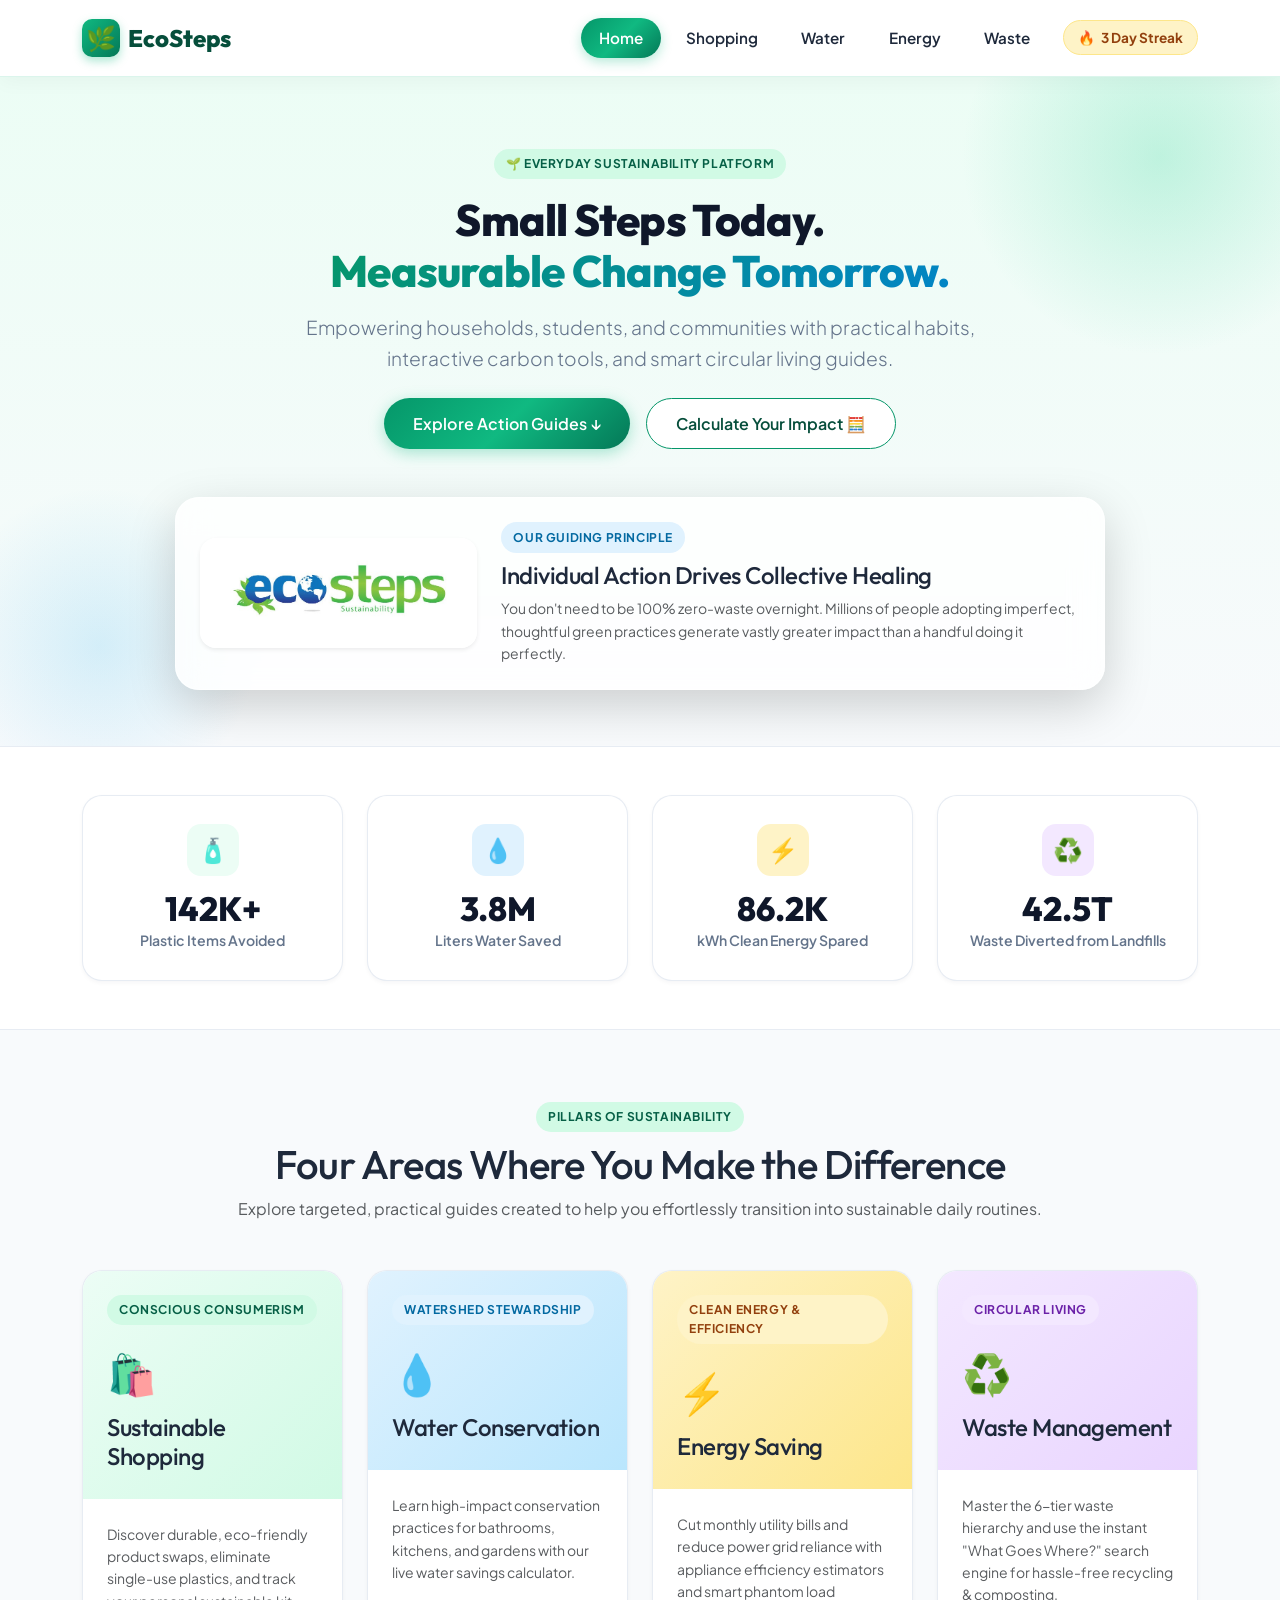
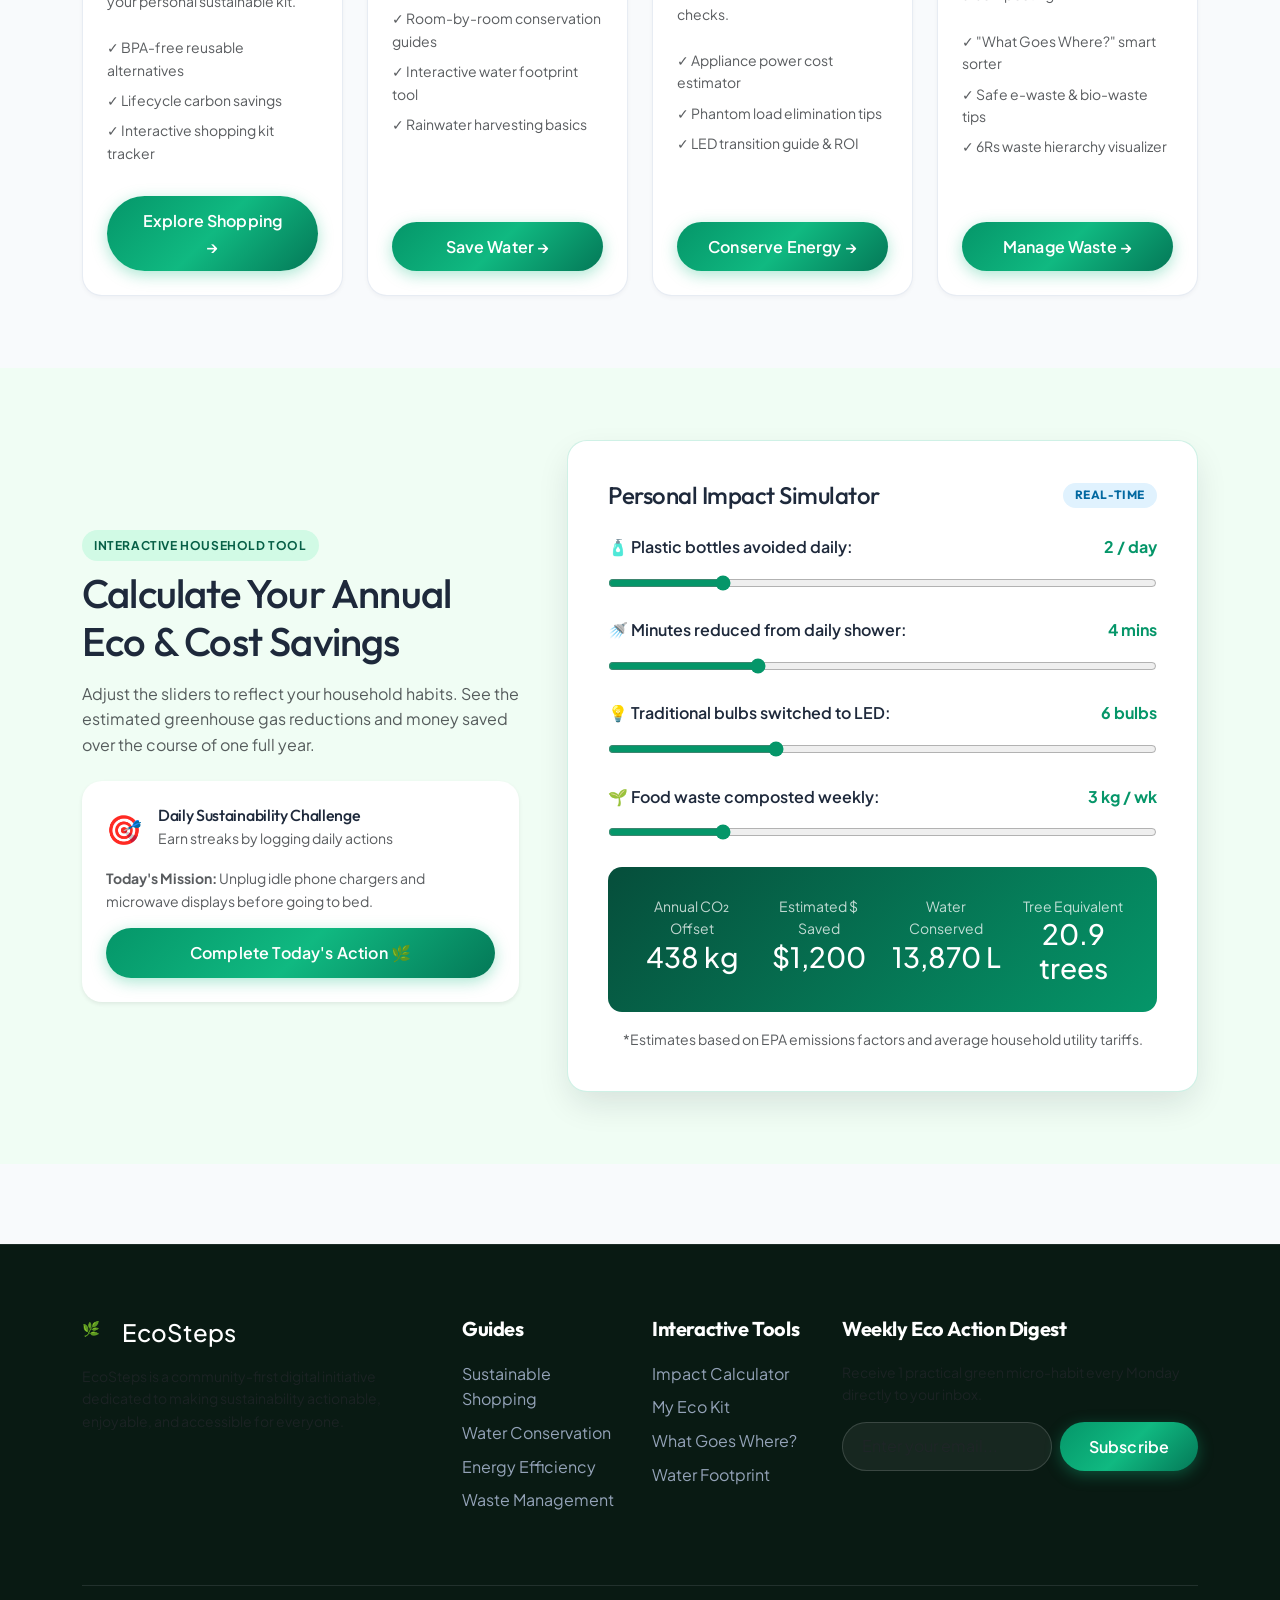
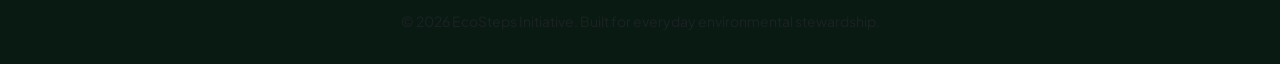
<file: index.html>
<!DOCTYPE html>
<html lang="en">
<head>
  <meta charset="UTF-8">
  <meta name="viewport" content="width=device-width, initial-scale=1.0">
  <title>EcoSteps — Everyday Sustainability for a Greener Tomorrow</title>
  <meta name="description" content="Discover actionable ways to reduce plastic waste, conserve water, cut home energy costs, and master recycling with EcoSteps.">
  
  <!-- Stylesheets -->
  <link href="https://cdn.jsdelivr.net/npm/bootstrap@5.3.0/dist/css/bootstrap.min.css" rel="stylesheet" />
  <link rel="stylesheet" href="css/main.css">
  <link rel="icon" type="image/png" href="image/echosteps.png">
</head>
<body>

  <!-- Top Sticky Navigation -->
  <nav class="navbar navbar-expand-lg eco-navbar">
    <div class="container">
      <a class="navbar-brand" href="EcoSteps.html">
        <span class="brand-badge">🌿</span>
        <span>EcoSteps</span>
      </a>
      <div class="d-flex align-items-center d-lg-none gap-2">
        <div class="nav-streak-pill">🔥 <span>3 Day Streak</span></div>
        <button class="navbar-toggler border-0" type="button" data-bs-toggle="collapse" data-bs-target="#navbarNav"
          aria-controls="navbarNav" aria-expanded="false" aria-label="Toggle navigation">
          <span class="navbar-toggler-icon"></span>
        </button>
      </div>
      <div class="collapse navbar-collapse" id="navbarNav">
        <ul class="navbar-nav ms-auto align-items-lg-center gap-lg-2">
          <li class="nav-item active"><a class="nav-link" href="EcoSteps.html">Home</a></li>
          <li class="nav-item"><a class="nav-link" href="shopping.html">Shopping</a></li>
          <li class="nav-item"><a class="nav-link" href="water.html">Water</a></li>
          <li class="nav-item"><a class="nav-link" href="energy.html">Energy</a></li>
          <li class="nav-item"><a class="nav-link" href="waste/abhina_page4.html">Waste</a></li>
        </ul>
        <div class="ms-lg-3 d-none d-lg-block">
          <div class="nav-streak-pill" title="Daily Sustainability Streak">🔥 <span>3 Day Streak</span></div>
        </div>
      </div>
    </div>
  </nav>

  <!-- Hero Section -->
  <header class="page-hero text-center position-relative">
    <div class="container position-relative" style="z-index: 2;">
      <div class="badge-eco badge-eco-green mb-3">
        🌱 Everyday Sustainability Platform
      </div>
      <h1 class="display-4 font-weight-bold mb-3">
        Small Steps Today.<br>
        <span style="background: linear-gradient(135deg, #059669 0%, #0284c7 100%); -webkit-background-clip: text; -webkit-text-fill-color: transparent;">
          Measurable Change Tomorrow.
        </span>
      </h1>
      <p class="lead mb-4">
        Empowering households, students, and communities with practical habits, interactive carbon tools, and smart circular living guides.
      </p>
      
      <div class="d-flex flex-wrap justify-content-center gap-3 mb-5">
        <a href="#action-pillars" class="btn-eco-primary">
          Explore Action Guides ↓
        </a>
        <a href="#impact-calculator" class="btn-eco-outline">
          Calculate Your Impact 🧮
        </a>
      </div>

      <!-- Hero Visual Banner Card -->
      <div class="col-lg-10 mx-auto">
        <div class="glass-panel p-3 p-md-4 shadow-lg text-center" style="border-radius: 24px;">
          <div class="row align-items-center">
            <div class="col-md-4 mb-3 mb-md-0">
              <img src="image/echosteps.png" alt="EcoSteps Core Emblem" class="img-fluid rounded-4 shadow-sm" style="max-height: 180px; object-fit: contain;">
            </div>
            <div class="col-md-8 text-md-start">
              <span class="badge-eco badge-eco-blue mb-2">Our Guiding Principle</span>
              <h3 class="h4 font-weight-bold mb-2">Individual Action Drives Collective Healing</h3>
              <p class="text-muted small mb-0">
                You don't need to be 100% zero-waste overnight. Millions of people adopting imperfect, thoughtful green practices generate vastly greater impact than a handful doing it perfectly.
              </p>
            </div>
          </div>
        </div>
      </div>
    </div>
  </header>

  <!-- Community Impact Ticker Section -->
  <section class="py-5" style="background: white; border-top: 1px solid var(--border-light); border-bottom: 1px solid var(--border-light);">
    <div class="container">
      <div class="row g-4">
        <div class="col-6 col-md-3">
          <div class="impact-ticker-card">
            <div class="ticker-icon" style="background: #ecfdf5; color: #059669;">🧴</div>
            <div class="ticker-value">142K+</div>
            <div class="ticker-label">Plastic Items Avoided</div>
          </div>
        </div>
        <div class="col-6 col-md-3">
          <div class="impact-ticker-card">
            <div class="ticker-icon" style="background: #e0f2fe; color: #0284c7;">💧</div>
            <div class="ticker-value">3.8M</div>
            <div class="ticker-label">Liters Water Saved</div>
          </div>
        </div>
        <div class="col-6 col-md-3">
          <div class="impact-ticker-card">
            <div class="ticker-icon" style="background: #fef3c7; color: #d97706;">⚡</div>
            <div class="ticker-value">86.2K</div>
            <div class="ticker-label">kWh Clean Energy Spared</div>
          </div>
        </div>
        <div class="col-6 col-md-3">
          <div class="impact-ticker-card">
            <div class="ticker-icon" style="background: #f3e8ff; color: #7e22ce;">♻️</div>
            <div class="ticker-value">42.5T</div>
            <div class="ticker-label">Waste Diverted from Landfills</div>
          </div>
        </div>
      </div>
    </div>
  </section>

  <!-- 4 Core Pillars Section -->
  <section id="action-pillars" class="py-5">
    <div class="container py-4">
      <div class="text-center max-w-700 mx-auto mb-5">
        <span class="badge-eco badge-eco-green mb-2">Pillars of Sustainability</span>
        <h2 class="h1 font-weight-bold">Four Areas Where You Make the Difference</h2>
        <p class="text-muted">Explore targeted, practical guides created to help you effortlessly transition into sustainable daily routines.</p>
      </div>

      <div class="row g-4">
        <!-- 1. Sustainable Shopping -->
        <div class="col-md-6 col-lg-3">
          <div class="eco-card">
            <div class="p-4" style="background: linear-gradient(135deg, #ecfdf5 0%, #d1fae5 100%);">
              <span class="badge-eco badge-eco-green mb-2">Conscious Consumerism</span>
              <div style="font-size: 2.5rem; margin: 0.5rem 0;">🛍️</div>
              <h3 class="h4 font-weight-bold mb-1">Sustainable Shopping</h3>
            </div>
            <div class="card-body p-4 d-flex flex-column">
              <p class="text-muted small mb-4">
                Discover durable, eco-friendly product swaps, eliminate single-use plastics, and track your personal sustainable kit.
              </p>
              <ul class="list-unstyled small text-muted mb-4">
                <li class="mb-2">✓ BPA-free reusable alternatives</li>
                <li class="mb-2">✓ Lifecycle carbon savings</li>
                <li class="mb-2">✓ Interactive shopping kit tracker</li>
              </ul>
              <a href="shopping.html" class="btn-eco-primary mt-auto text-center justify-content-center">
                Explore Shopping →
              </a>
            </div>
          </div>
        </div>

        <!-- 2. Water Conservation -->
        <div class="col-md-6 col-lg-3">
          <div class="eco-card">
            <div class="p-4" style="background: linear-gradient(135deg, #e0f2fe 0%, #bae6fd 100%);">
              <span class="badge-eco badge-eco-blue mb-2">Watershed Stewardship</span>
              <div style="font-size: 2.5rem; margin: 0.5rem 0;">💧</div>
              <h3 class="h4 font-weight-bold mb-1">Water Conservation</h3>
            </div>
            <div class="card-body p-4 d-flex flex-column">
              <p class="text-muted small mb-4">
                Learn high-impact conservation practices for bathrooms, kitchens, and gardens with our live water savings calculator.
              </p>
              <ul class="list-unstyled small text-muted mb-4">
                <li class="mb-2">✓ Room-by-room conservation guides</li>
                <li class="mb-2">✓ Interactive water footprint tool</li>
                <li class="mb-2">✓ Rainwater harvesting basics</li>
              </ul>
              <a href="water.html" class="btn-eco-primary mt-auto text-center justify-content-center">
                Save Water →
              </a>
            </div>
          </div>
        </div>

        <!-- 3. Energy Saving -->
        <div class="col-md-6 col-lg-3">
          <div class="eco-card">
            <div class="p-4" style="background: linear-gradient(135deg, #fef3c7 0%, #fde68a 100%);">
              <span class="badge-eco badge-eco-amber mb-2">Clean Energy & Efficiency</span>
              <div style="font-size: 2.5rem; margin: 0.5rem 0;">⚡</div>
              <h3 class="h4 font-weight-bold mb-1">Energy Saving</h3>
            </div>
            <div class="card-body p-4 d-flex flex-column">
              <p class="text-muted small mb-4">
                Cut monthly utility bills and reduce power grid reliance with appliance efficiency estimators and smart phantom load checks.
              </p>
              <ul class="list-unstyled small text-muted mb-4">
                <li class="mb-2">✓ Appliance power cost estimator</li>
                <li class="mb-2">✓ Phantom load elimination tips</li>
                <li class="mb-2">✓ LED transition guide & ROI</li>
              </ul>
              <a href="energy.html" class="btn-eco-primary mt-auto text-center justify-content-center">
                Conserve Energy →
              </a>
            </div>
          </div>
        </div>

        <!-- 4. Waste Management -->
        <div class="col-md-6 col-lg-3">
          <div class="eco-card">
            <div class="p-4" style="background: linear-gradient(135deg, #f3e8ff 0%, #e9d5ff 100%);">
              <span class="badge-eco badge-eco-purple mb-2">Circular Living</span>
              <div style="font-size: 2.5rem; margin: 0.5rem 0;">♻️</div>
              <h3 class="h4 font-weight-bold mb-1">Waste Management</h3>
            </div>
            <div class="card-body p-4 d-flex flex-column">
              <p class="text-muted small mb-4">
                Master the 6-tier waste hierarchy and use the instant "What Goes Where?" search engine for hassle-free recycling & composting.
              </p>
              <ul class="list-unstyled small text-muted mb-4">
                <li class="mb-2">✓ "What Goes Where?" smart sorter</li>
                <li class="mb-2">✓ Safe e-waste & bio-waste tips</li>
                <li class="mb-2">✓ 6Rs waste hierarchy visualizer</li>
              </ul>
              <a href="waste/abhina_page4.html" class="btn-eco-primary mt-auto text-center justify-content-center">
                Manage Waste →
              </a>
            </div>
          </div>
        </div>
      </div>
    </div>
  </section>

  <!-- Interactive Impact Calculator Section -->
  <section id="impact-calculator" class="py-5" style="background: #f0fdf4;">
    <div class="container py-4">
      <div class="row align-items-center g-5">
        <div class="col-lg-5">
          <span class="badge-eco badge-eco-green mb-2">Interactive Household Tool</span>
          <h2 class="h1 font-weight-bold mb-3">Calculate Your Annual Eco & Cost Savings</h2>
          <p class="text-muted mb-4">
            Adjust the sliders to reflect your household habits. See the estimated greenhouse gas reductions and money saved over the course of one full year.
          </p>

          <!-- Daily Eco Challenge Widget -->
          <div class="eco-card p-4 border-0 shadow-sm" style="background: white;">
            <div class="d-flex align-items-center gap-3 mb-2">
              <span style="font-size: 1.8rem;">🎯</span>
              <div>
                <h4 class="h6 font-weight-bold mb-0">Daily Sustainability Challenge</h4>
                <span class="small text-muted">Earn streaks by logging daily actions</span>
              </div>
            </div>
            <p class="small text-muted mb-3 mt-2">
              <strong>Today's Mission:</strong> Unplug idle phone chargers and microwave displays before going to bed.
            </p>
            <button id="completeActionBtn" class="btn-eco-primary btn-sm w-100 justify-content-center">
              Complete Today's Action 🌿
            </button>
          </div>
        </div>

        <div class="col-lg-7">
          <div class="calculator-box">
            <h3 class="h4 font-weight-bold mb-4 d-flex justify-content-between align-items-center">
              <span>Personal Impact Simulator</span>
              <span class="badge-eco badge-eco-blue">Real-Time</span>
            </h3>

            <!-- Slider 1 -->
            <div class="calc-slider-group">
              <label>
                <span>🧴 Plastic bottles avoided daily:</span>
                <span class="slider-val" id="valBottles">2 / day</span>
              </label>
              <input type="range" id="sliderBottles" min="0" max="10" value="2" step="1">
            </div>

            <!-- Slider 2 -->
            <div class="calc-slider-group">
              <label>
                <span>🚿 Minutes reduced from daily shower:</span>
                <span class="slider-val" id="valShower">4 mins</span>
              </label>
              <input type="range" id="sliderShower" min="0" max="15" value="4" step="1">
            </div>

            <!-- Slider 3 -->
            <div class="calc-slider-group">
              <label>
                <span>💡 Traditional bulbs switched to LED:</span>
                <span class="slider-val" id="valBulbs">6 bulbs</span>
              </label>
              <input type="range" id="sliderBulbs" min="0" max="20" value="6" step="1">
            </div>

            <!-- Slider 4 -->
            <div class="calc-slider-group">
              <label>
                <span>🌱 Food waste composted weekly:</span>
                <span class="slider-val" id="valCompost">3 kg / wk</span>
              </label>
              <input type="range" id="sliderCompost" min="0" max="15" value="3" step="1">
            </div>

            <!-- Results Banner -->
            <div class="calc-result-badge mt-4">
              <div class="row g-3">
                <div class="col-6 col-md-3">
                  <div class="small opacity-75">Annual CO₂ Offset</div>
                  <div class="h3 font-weight-bold mb-0 text-white" id="resultCO2">375 kg</div>
                </div>
                <div class="col-6 col-md-3">
                  <div class="small opacity-75">Estimated $ Saved</div>
                  <div class="h3 font-weight-bold mb-0 text-white" id="resultSavings">$1,194</div>
                </div>
                <div class="col-6 col-md-3">
                  <div class="small opacity-75">Water Conserved</div>
                  <div class="h3 font-weight-bold mb-0 text-white" id="resultWater">13,870 L</div>
                </div>
                <div class="col-6 col-md-3">
                  <div class="small opacity-75">Tree Equivalent</div>
                  <div class="h3 font-weight-bold mb-0 text-white" id="resultTrees">17.8 trees</div>
                </div>
              </div>
            </div>

            <p class="text-muted small text-center mt-3 mb-0">
              *Estimates based on EPA emissions factors and average household utility tariffs.
            </p>
          </div>
        </div>
      </div>
    </div>
  </section>

  <!-- Global Footer -->
  <footer class="eco-footer">
    <div class="container">
      <div class="row g-4 mb-5">
        <div class="col-lg-4">
          <div class="d-flex align-items-center gap-2 mb-3">
            <span class="brand-badge" style="width: 32px; height: 32px; font-size: 0.9rem;">🌿</span>
            <span class="h4 text-white font-weight-bold mb-0">EcoSteps</span>
          </div>
          <p class="text-muted small pe-lg-4">
            EcoSteps is a community-first digital initiative dedicated to making sustainability actionable, enjoyable, and accessible for everyone.
          </p>
        </div>
        <div class="col-6 col-md-3 col-lg-2">
          <h5>Guides</h5>
          <ul class="list-unstyled">
            <li><a href="shopping.html">Sustainable Shopping</a></li>
            <li><a href="water.html">Water Conservation</a></li>
            <li><a href="energy.html">Energy Efficiency</a></li>
            <li><a href="waste/abhina_page4.html">Waste Management</a></li>
          </ul>
        </div>
        <div class="col-6 col-md-3 col-lg-2">
          <h5>Interactive Tools</h5>
          <ul class="list-unstyled">
            <li><a href="#impact-calculator">Impact Calculator</a></li>
            <li><a href="shopping.html">My Eco Kit</a></li>
            <li><a href="waste/abhina_page4.html">What Goes Where?</a></li>
            <li><a href="water.html">Water Footprint</a></li>
          </ul>
        </div>
        <div class="col-md-6 col-lg-4">
          <h5>Weekly Eco Action Digest</h5>
          <p class="text-muted small">Receive 1 practical green micro-habit every Monday directly to your inbox.</p>
          <form class="newsletter-form d-flex gap-2">
            <input type="email" class="form-control footer-newsletter-input" placeholder="Enter your email..." required>
            <button type="submit" class="btn-eco-primary btn-sm">Subscribe</button>
          </form>
        </div>
      </div>
      <div class="pt-4 border-top border-secondary border-opacity-25 text-center text-muted small">
        <p class="mb-0">© 2026 EcoSteps Initiative. Built for everyday environmental stewardship.</p>
      </div>
    </div>
  </footer>

  <!-- Scripts -->
  <script src="https://cdn.jsdelivr.net/npm/bootstrap@5.3.0/dist/js/bootstrap.bundle.min.js"></script>
  <script src="js/main.js"></script>
  <script src="js/calculator.js"></script>
</body>
</html>
</file>
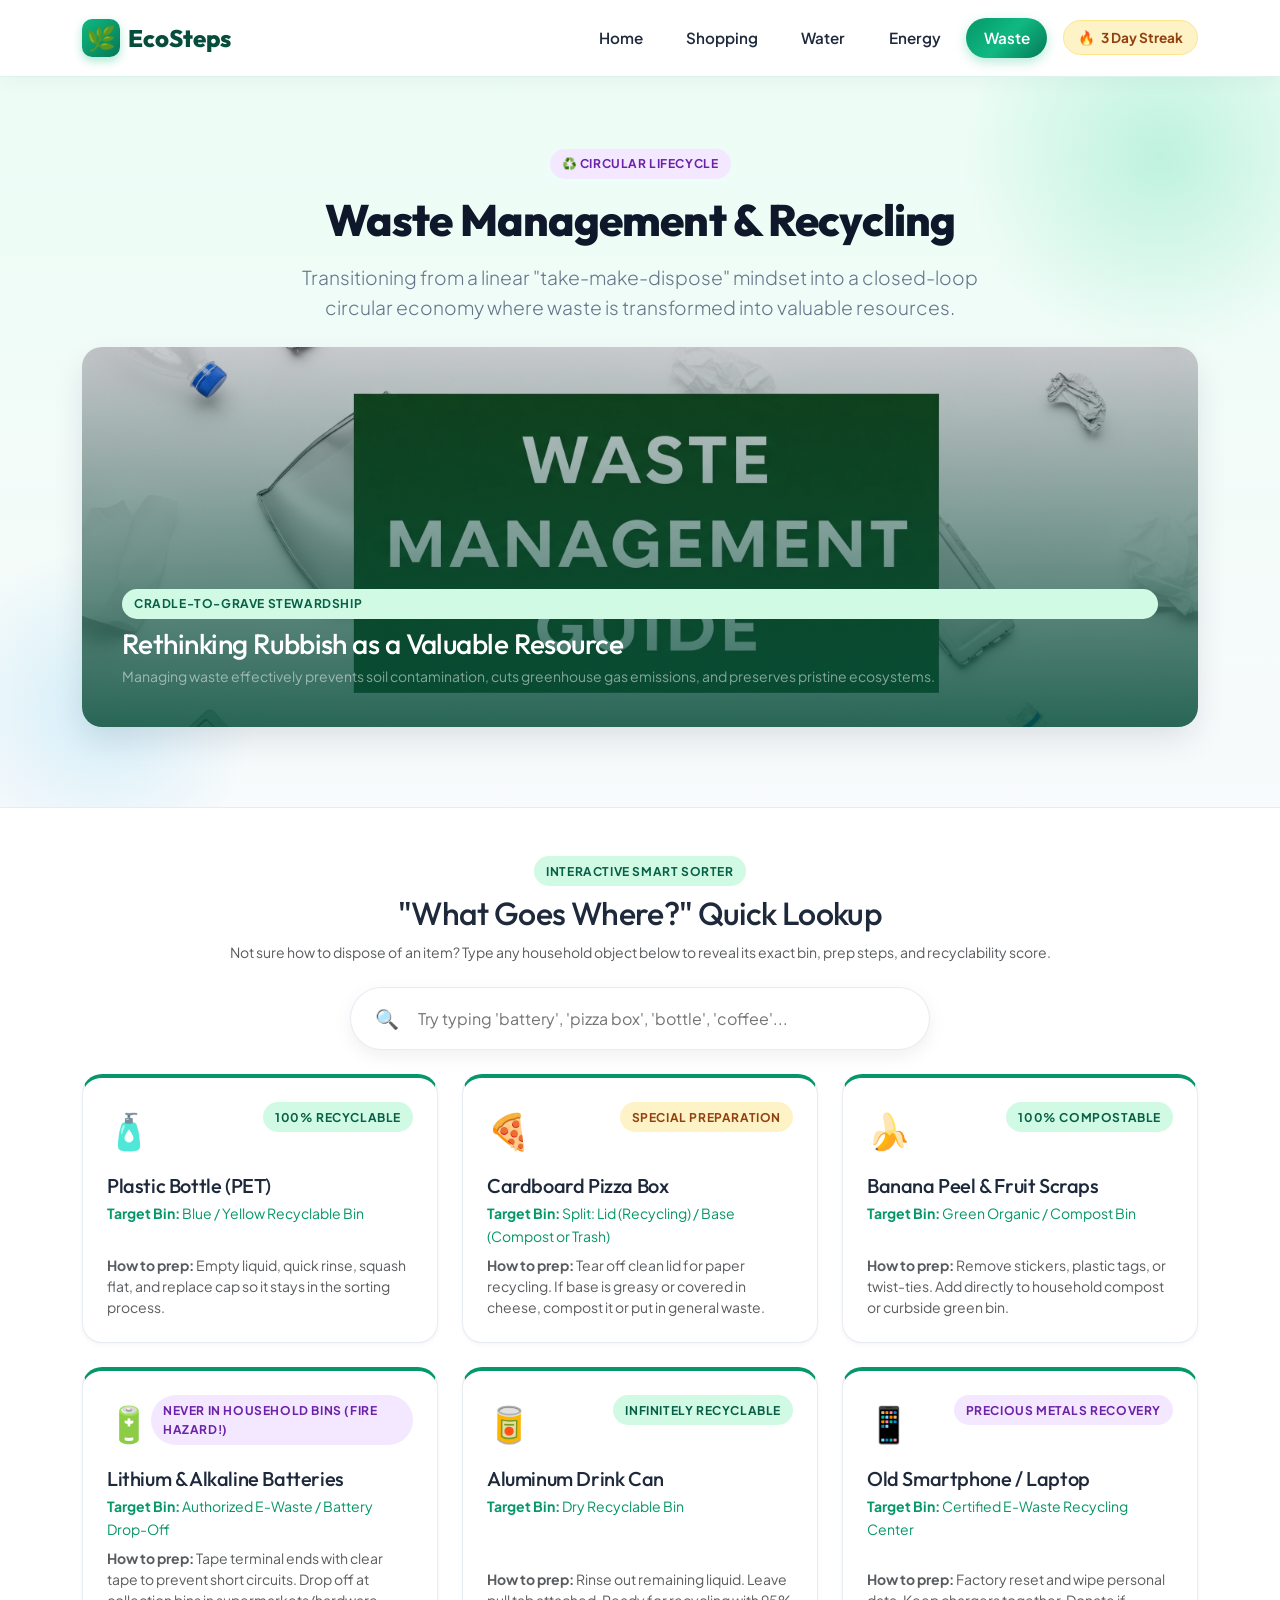
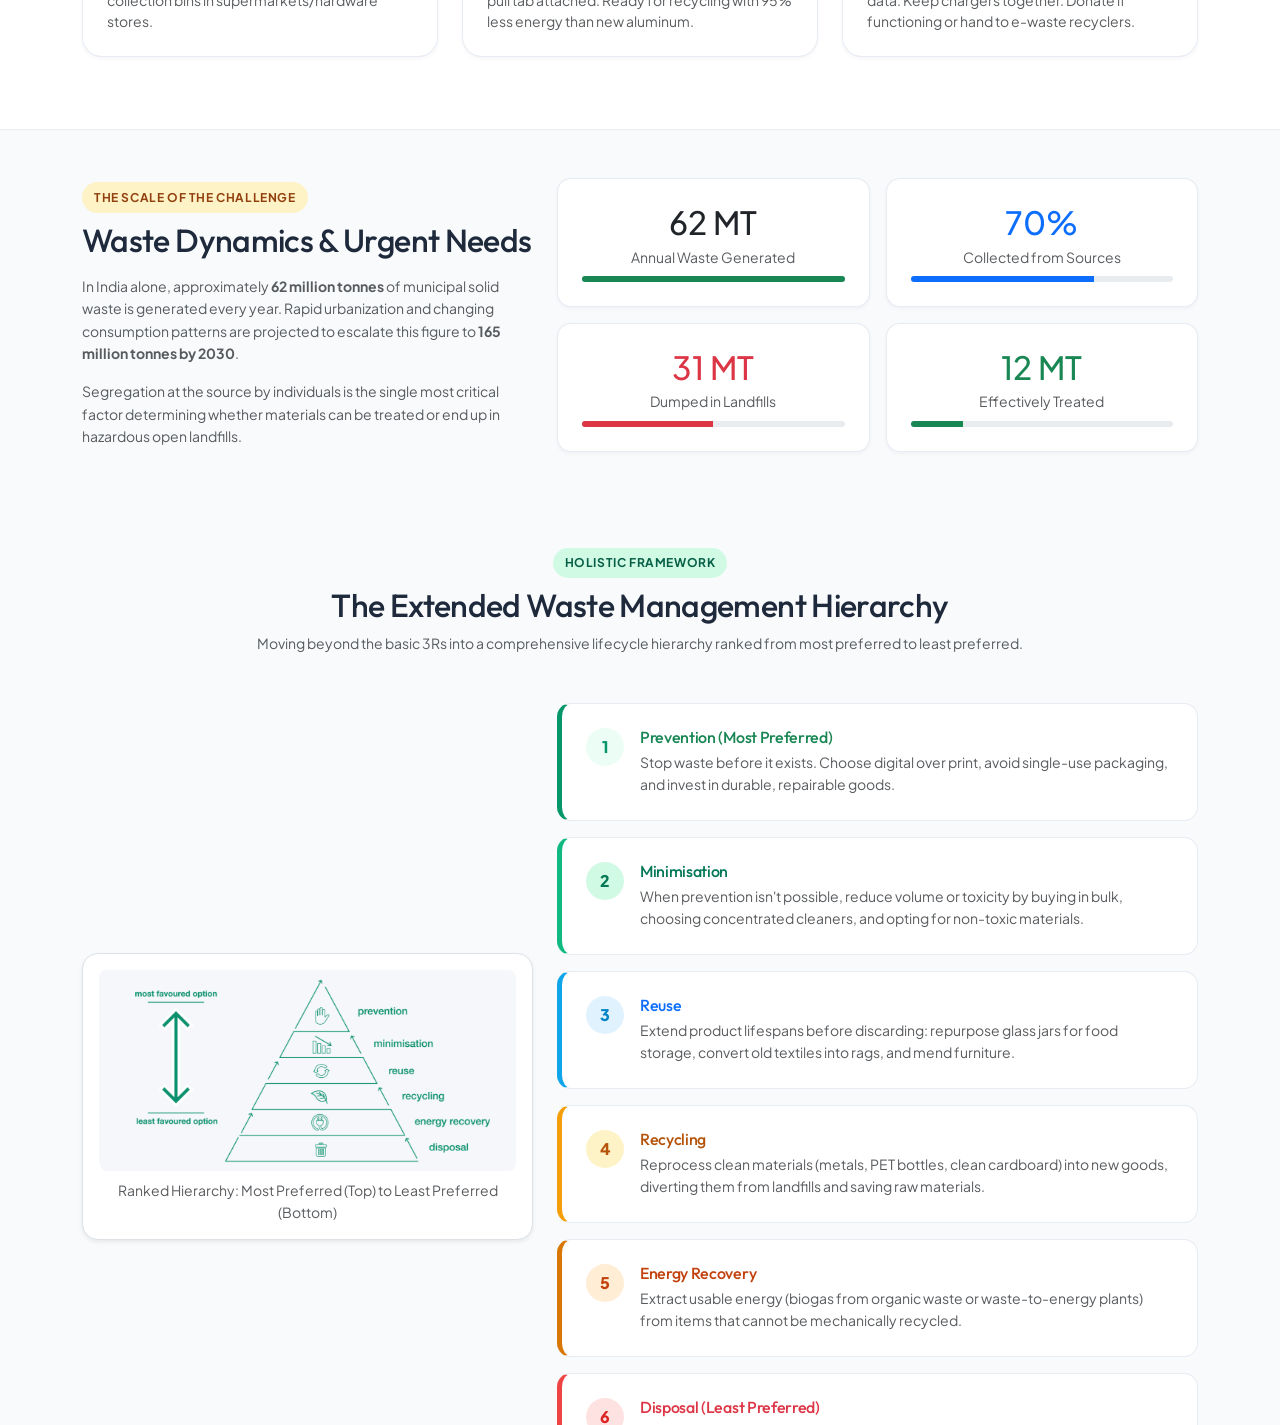
<file: waste/index.html>
<!DOCTYPE html>
<html lang="en">
<head>
  <meta charset="UTF-8">
  <meta http-equiv="refresh" content="0; url=abhina_page4.html">
  <title>Redirecting to Waste Management...</title>
</head>
<body>
  <p>Redirecting to <a href="abhina_page4.html">Waste Management Guide</a>...</p>
</body>
</html>
</file>
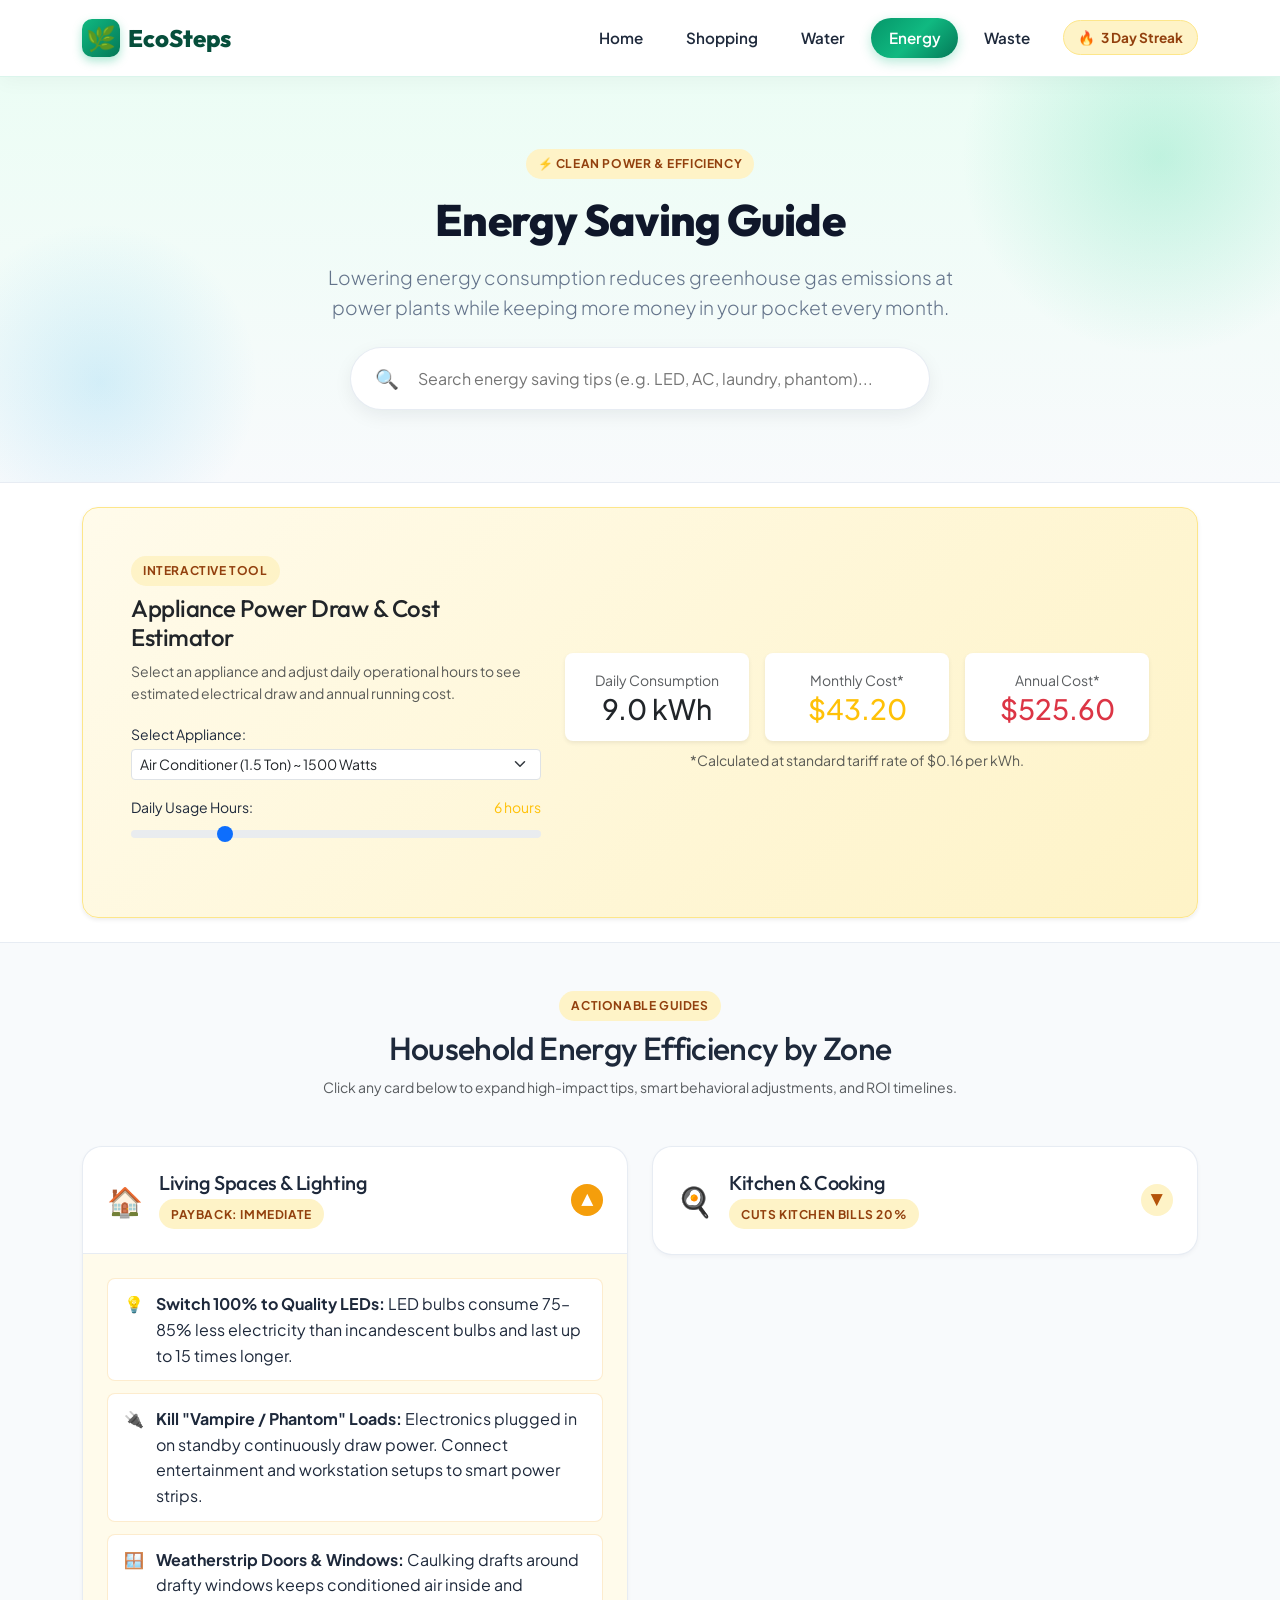
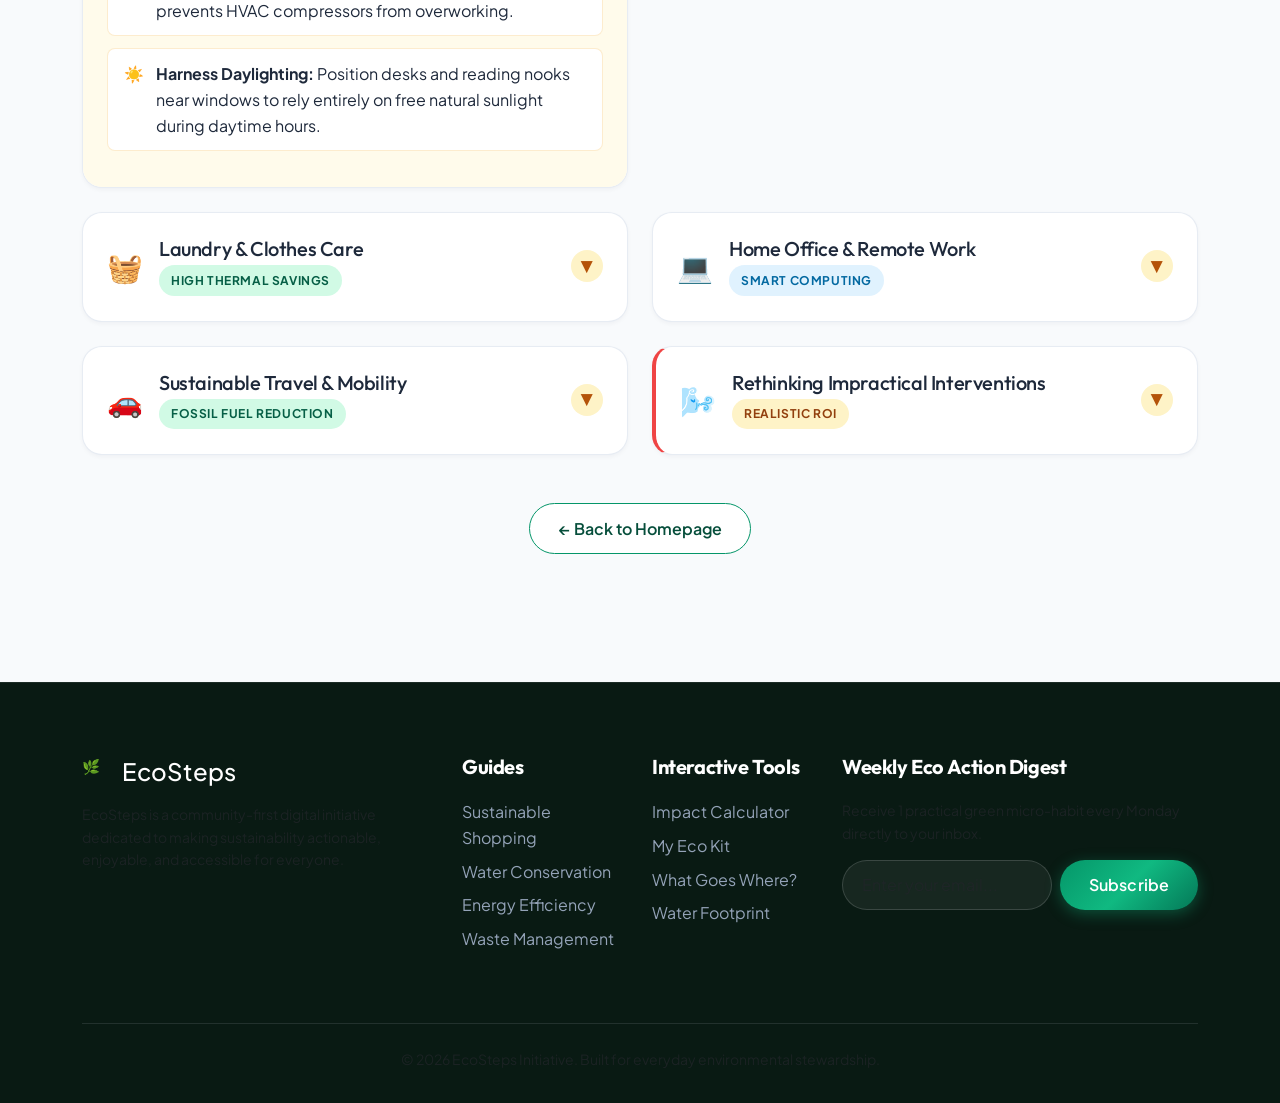
<file: energy.html>
<!DOCTYPE html>
<html lang="en">
<head>
  <meta charset="UTF-8">
  <meta name="viewport" content="width=device-width, initial-scale=1.0">
  <title>Energy Saving Guide | EcoSteps</title>
  <meta name="description" content="Discover actionable methods to eliminate vampire power, optimize appliance usage, and dramatically lower your household electricity bills.">

  <!-- Stylesheets -->
  <link href="https://cdn.jsdelivr.net/npm/bootstrap@5.3.0/dist/css/bootstrap.min.css" rel="stylesheet" />
  <link rel="stylesheet" href="css/main.css">
  <link rel="icon" type="image/png" href="image/echosteps.png">
  <style>
    .energy-category-card {
      background: white;
      border-radius: var(--radius-lg);
      border: 1px solid var(--border-light);
      box-shadow: var(--shadow-sm);
      overflow: hidden;
      transition: var(--transition);
      cursor: pointer;
    }
    .energy-category-card:hover {
      box-shadow: var(--shadow-md);
      transform: translateY(-4px);
      border-color: var(--accent-amber);
    }
    .energy-header {
      padding: 1.5rem;
      display: flex;
      justify-content: space-between;
      align-items: center;
      border-bottom: 1px solid transparent;
      user-select: none;
    }
    .energy-category-card.open .energy-header {
      border-bottom: 1px solid var(--border-light);
    }
    .toggle-indicator {
      width: 32px;
      height: 32px;
      border-radius: 50%;
      background: #fef3c7;
      color: #b45309;
      display: flex;
      align-items: center;
      justify-content: center;
      font-weight: bold;
      transition: transform 0.25s ease;
    }
    .energy-category-card.open .toggle-indicator {
      transform: rotate(180deg);
      background: #f59e0b;
      color: white;
    }
    .tip-list-body {
      display: none;
      padding: 1.5rem;
      background: #fffbeb;
    }
    .energy-category-card.open .tip-list-body {
      display: block;
    }
    .energy-tip-item {
      padding: 0.75rem 1rem;
      background: white;
      border-radius: var(--radius-sm);
      margin-bottom: 0.75rem;
      border: 1px solid rgba(245, 158, 11, 0.2);
      display: flex;
      align-items: flex-start;
      gap: 0.75rem;
    }
  </style>
</head>
<body>

  <!-- Top Sticky Navigation -->
  <nav class="navbar navbar-expand-lg eco-navbar">
    <div class="container">
      <a class="navbar-brand" href="EcoSteps.html">
        <span class="brand-badge">🌿</span>
        <span>EcoSteps</span>
      </a>
      <div class="d-flex align-items-center d-lg-none gap-2">
        <div class="nav-streak-pill">🔥 <span>3 Day Streak</span></div>
        <button class="navbar-toggler border-0" type="button" data-bs-toggle="collapse" data-bs-target="#navbarNav"
          aria-controls="navbarNav" aria-expanded="false" aria-label="Toggle navigation">
          <span class="navbar-toggler-icon"></span>
        </button>
      </div>
      <div class="collapse navbar-collapse" id="navbarNav">
        <ul class="navbar-nav ms-auto align-items-lg-center gap-lg-2">
          <li class="nav-item"><a class="nav-link" href="EcoSteps.html">Home</a></li>
          <li class="nav-item"><a class="nav-link" href="shopping.html">Shopping</a></li>
          <li class="nav-item"><a class="nav-link" href="water.html">Water</a></li>
          <li class="nav-item active"><a class="nav-link" href="energy.html">Energy</a></li>
          <li class="nav-item"><a class="nav-link" href="waste/abhina_page4.html">Waste</a></li>
        </ul>
        <div class="ms-lg-3 d-none d-lg-block">
          <div class="nav-streak-pill" title="Daily Sustainability Streak">🔥 <span>3 Day Streak</span></div>
        </div>
      </div>
    </div>
  </nav>

  <!-- Hero Section -->
  <header class="page-hero text-center position-relative">
    <div class="container position-relative" style="z-index: 2;">
      <span class="badge-eco badge-eco-amber mb-3">⚡ Clean Power & Efficiency</span>
      <h1 class="display-5 font-weight-bold mb-3">Energy Saving Guide</h1>
      <p class="lead mb-4">
        Lowering energy consumption reduces greenhouse gas emissions at power plants while keeping more money in your pocket every month.
      </p>

      <!-- Search Box -->
      <div class="search-filter-wrapper mb-3">
        <span class="search-icon">🔍</span>
        <input type="text" id="energySearchInput" placeholder="Search energy saving tips (e.g. LED, AC, laundry, phantom)...">
      </div>
    </div>
  </header>

  <!-- Interactive Appliance Estimator Banner -->
  <section class="py-4" style="background: white; border-top: 1px solid var(--border-light); border-bottom: 1px solid var(--border-light);">
    <div class="container">
      <div class="p-4 p-md-5 rounded-4 shadow-sm" style="background: linear-gradient(135deg, #fffbeb 0%, #fef3c7 100%); border: 1px solid #fde68a;">
        <div class="row align-items-center g-4">
          <div class="col-lg-5">
            <span class="badge-eco badge-eco-amber mb-2">Interactive Tool</span>
            <h3 class="h4 font-weight-bold text-dark mb-2">Appliance Power Draw & Cost Estimator</h3>
            <p class="text-muted small mb-3">
              Select an appliance and adjust daily operational hours to see estimated electrical draw and annual running cost.
            </p>

            <div class="mb-3">
              <label class="small font-weight-bold mb-1">Select Appliance:</label>
              <select class="form-select form-select-sm" id="applianceSelect">
                <option value="1500">Air Conditioner (1.5 Ton) ~ 1500 Watts</option>
                <option value="60">Old Incandescent Bulb ~ 60 Watts</option>
                <option value="9">Modern LED Bulb ~ 9 Watts</option>
                <option value="200">Desktop Gaming PC ~ 200 Watts</option>
                <option value="45">Laptop Computer ~ 45 Watts</option>
                <option value="1200">Electric Space Heater ~ 1200 Watts</option>
                <option value="150">Refrigerator (Running average) ~ 150 Watts</option>
                <option value="30">Standby Electronics / Vampire Draw ~ 30 Watts</option>
              </select>
            </div>

            <div class="mb-3">
              <label class="d-flex justify-content-between small font-weight-bold mb-1">
                <span>Daily Usage Hours:</span>
                <span id="hoursDisplay" class="text-warning font-weight-bold">6 hours</span>
              </label>
              <input type="range" class="form-range" id="hoursInput" min="1" max="24" value="6" step="1">
            </div>
          </div>
          <div class="col-lg-7">
            <div class="row g-3 text-center">
              <div class="col-4">
                <div class="bg-white p-3 rounded-3 shadow-sm">
                  <div class="text-muted small">Daily Consumption</div>
                  <div class="h3 font-weight-bold text-dark mb-0" id="calcDailyKWh">9.0 kWh</div>
                </div>
              </div>
              <div class="col-4">
                <div class="bg-white p-3 rounded-3 shadow-sm">
                  <div class="text-muted small">Monthly Cost*</div>
                  <div class="h3 font-weight-bold text-warning mb-0" id="calcMonthlyCost">$43.20</div>
                </div>
              </div>
              <div class="col-4">
                <div class="bg-white p-3 rounded-3 shadow-sm">
                  <div class="text-muted small">Annual Cost*</div>
                  <div class="h3 font-weight-bold text-danger mb-0" id="calcAnnualCost">$525.60</div>
                </div>
              </div>
            </div>
            <div class="text-muted small text-center mt-2">
              *Calculated at standard tariff rate of $0.16 per kWh.
            </div>
          </div>
        </div>
      </div>
    </div>
  </section>

  <!-- Zone-by-Zone Guide Section -->
  <section class="py-5">
    <div class="container">
      <div class="text-center max-w-700 mx-auto mb-5">
        <span class="badge-eco badge-eco-amber mb-2">Actionable Guides</span>
        <h2 class="h2 font-weight-bold">Household Energy Efficiency by Zone</h2>
        <p class="text-muted small">Click any card below to expand high-impact tips, smart behavioral adjustments, and ROI timelines.</p>
      </div>

      <div class="row g-4" id="energyCategoryContainer">
        <!-- 1. Home Living -->
        <div class="col-lg-6 energy-card-wrapper">
          <div class="energy-category-card open">
            <div class="energy-header">
              <div class="d-flex align-items-center gap-3">
                <span style="font-size: 1.8rem;">🏠</span>
                <div>
                  <h3 class="h5 font-weight-bold mb-0">Living Spaces & Lighting</h3>
                  <span class="badge-eco badge-eco-amber mt-1">Payback: Immediate</span>
                </div>
              </div>
              <div class="toggle-indicator">▼</div>
            </div>
            <div class="tip-list-body">
              <div class="energy-tip-item">
                <span class="text-warning font-weight-bold">💡</span>
                <div>
                  <strong>Switch 100% to Quality LEDs:</strong> LED bulbs consume 75–85% less electricity than incandescent bulbs and last up to 15 times longer.
                </div>
              </div>
              <div class="energy-tip-item">
                <span class="text-warning font-weight-bold">🔌</span>
                <div>
                  <strong>Kill "Vampire / Phantom" Loads:</strong> Electronics plugged in on standby continuously draw power. Connect entertainment and workstation setups to smart power strips.
                </div>
              </div>
              <div class="energy-tip-item">
                <span class="text-warning font-weight-bold">🪟</span>
                <div>
                  <strong>Weatherstrip Doors & Windows:</strong> Caulking drafts around drafty windows keeps conditioned air inside and prevents HVAC compressors from overworking.
                </div>
              </div>
              <div class="energy-tip-item">
                <span class="text-warning font-weight-bold">☀️</span>
                <div>
                  <strong>Harness Daylighting:</strong> Position desks and reading nooks near windows to rely entirely on free natural sunlight during daytime hours.
                </div>
              </div>
            </div>
          </div>
        </div>

        <!-- 2. Kitchen -->
        <div class="col-lg-6 energy-card-wrapper">
          <div class="energy-category-card">
            <div class="energy-header">
              <div class="d-flex align-items-center gap-3">
                <span style="font-size: 1.8rem;">🍳</span>
                <div>
                  <h3 class="h5 font-weight-bold mb-0">Kitchen & Cooking</h3>
                  <span class="badge-eco badge-eco-amber mt-1">Cuts Kitchen Bills 20%</span>
                </div>
              </div>
              <div class="toggle-indicator">▼</div>
            </div>
            <div class="tip-list-body">
              <div class="energy-tip-item">
                <span class="text-warning font-weight-bold">🍲</span>
                <div>
                  <strong>Cook with Covered Pots:</strong> Putting lids on pots traps heat, allowing food to boil up to 30% faster while using significantly less gas or induction electricity.
                </div>
              </div>
              <div class="energy-tip-item">
                <span class="text-warning font-weight-bold">⚡</span>
                <div>
                  <strong>Use Microwaves & Air Fryers for Small Portions:</strong> Reheating in a microwave or toaster oven consumes up to 70% less energy than preheating a full-sized 2,500W oven.
                </div>
              </div>
              <div class="energy-tip-item">
                <span class="text-warning font-weight-bold">🧊</span>
                <div>
                  <strong>Maintain Refrigerator Coils & Door Seals:</strong> Vacuum dust off refrigerator condenser coils twice a year to maintain maximum compressor efficiency.
                </div>
              </div>
            </div>
          </div>
        </div>

        <!-- 3. Laundry -->
        <div class="col-lg-6 energy-card-wrapper">
          <div class="energy-category-card">
            <div class="energy-header">
              <div class="d-flex align-items-center gap-3">
                <span style="font-size: 1.8rem;">🧺</span>
                <div>
                  <h3 class="h5 font-weight-bold mb-0">Laundry & Clothes Care</h3>
                  <span class="badge-eco badge-eco-green mt-1">High Thermal Savings</span>
                </div>
              </div>
              <div class="toggle-indicator">▼</div>
            </div>
            <div class="tip-list-body">
              <div class="energy-tip-item">
                <span class="text-warning font-weight-bold">🧼</span>
                <div>
                  <strong>Wash Loads in Cold Water:</strong> Up to 90% of the energy consumed by a washing machine goes solely into heating water. Modern detergents clean just as effectively in cold wash.
                </div>
              </div>
              <div class="energy-tip-item">
                <span class="text-warning font-weight-bold">🌞</span>
                <div>
                  <strong>Line Dry Clothes Naturally:</strong> Electric tumble dryers draw 2,000 to 5,000 Watts. Utilizing an indoor drying rack or outdoor clothesline preserves clothes and costs zero dollars.
                </div>
              </div>
              <div class="energy-tip-item">
                <span class="text-warning font-weight-bold">🧽</span>
                <div>
                  <strong>Clean Dryer Lint Filters Every Cycle:</strong> If you must use a dryer, clean the screen filter before every load to maintain unobstructed airflow and fast drying times.
                </div>
              </div>
            </div>
          </div>
        </div>

        <!-- 4. Office / Study -->
        <div class="col-lg-6 energy-card-wrapper">
          <div class="energy-category-card">
            <div class="energy-header">
              <div class="d-flex align-items-center gap-3">
                <span style="font-size: 1.8rem;">💻</span>
                <div>
                  <h3 class="h5 font-weight-bold mb-0">Home Office & Remote Work</h3>
                  <span class="badge-eco badge-eco-blue mt-1">Smart Computing</span>
                </div>
              </div>
              <div class="toggle-indicator">▼</div>
            </div>
            <div class="tip-list-body">
              <div class="energy-tip-item">
                <span class="text-warning font-weight-bold">🖥️</span>
                <div>
                  <strong>Enable Sleep & Power-Saver Profiles:</strong> Configure monitors to sleep after 5 minutes of inactivity rather than running full brightness screensavers.
                </div>
              </div>
              <div class="energy-tip-item">
                <span class="text-warning font-weight-bold">🔋</span>
                <div>
                  <strong>Choose Laptops Over Bulky Towers:</strong> Laptop computers are specifically engineered for battery conservation and consume 80% less electricity than desktop PC towers.
                </div>
              </div>
              <div class="energy-tip-item">
                <span class="text-warning font-weight-bold">🔌</span>
                <div>
                  <strong>Master Power Switch:</strong> Turn off Wi-Fi routers or auxiliary monitors at night if you are away on travel or sleeping.
                </div>
              </div>
            </div>
          </div>
        </div>

        <!-- 5. Mobility -->
        <div class="col-lg-6 energy-card-wrapper">
          <div class="energy-category-card">
            <div class="energy-header">
              <div class="d-flex align-items-center gap-3">
                <span style="font-size: 1.8rem;">🚗</span>
                <div>
                  <h3 class="h5 font-weight-bold mb-0">Sustainable Travel & Mobility</h3>
                  <span class="badge-eco badge-eco-green mt-1">Fossil Fuel Reduction</span>
                </div>
              </div>
              <div class="toggle-indicator">▼</div>
            </div>
            <div class="tip-list-body">
              <div class="energy-tip-item">
                <span class="text-warning font-weight-bold">🚶</span>
                <div>
                  <strong>Walk or Bike Short Trips (< 2 km):</strong> Cold engine starts generate the highest emissions per kilometer. Short trips on foot or bicycle produce zero carbon and keep you fit.
                </div>
              </div>
              <div class="energy-tip-item">
                <span class="text-warning font-weight-bold">🚙</span>
                <div>
                  <strong>Proper Tire Inflation:</strong> Keeping vehicle tires inflated to factory specifications improves fuel mileage by up to 3% and lengthens tire lifespan.
                </div>
              </div>
              <div class="energy-tip-item">
                <span class="text-warning font-weight-bold">🚌</span>
                <div>
                  <strong>Combine Errands & Carpool:</strong> Cluster weekly shopping into a single trip rather than multiple independent cold starts.
                </div>
              </div>
            </div>
          </div>
        </div>

        <!-- 6. Strategic Perspective: Rooftop Wind vs Solar & Efficiency -->
        <div class="col-lg-6 energy-card-wrapper">
          <div class="energy-category-card" style="border-left: 4px solid #ef4444;">
            <div class="energy-header">
              <div class="d-flex align-items-center gap-3">
                <span style="font-size: 1.8rem;">🌬️</span>
                <div>
                  <h3 class="h5 font-weight-bold mb-0">Rethinking Impractical Interventions</h3>
                  <span class="badge-eco badge-eco-amber mt-1">Realistic ROI</span>
                </div>
              </div>
              <div class="toggle-indicator">▼</div>
            </div>
            <div class="tip-list-body">
              <div class="energy-tip-item" style="border-left: 3px solid #ef4444;">
                <div>
                  <strong>Why Micro Rooftop Wind Turbines Rarely Work in Cities:</strong> Urban environments suffer from turbulent, unpredictable wind currents. Small residential turbines are costly, generate minimal wattage, cause structural vibrations, and require frequent mechanical maintenance.
                </div>
              </div>
              <div class="energy-tip-item" style="border-left: 3px solid var(--primary);">
                <div>
                  <strong>The Pragmatic Solution:</strong> Invest in high-efficiency rooftop photovoltaic (PV) solar panels or basic thermal insulation. Solar panels contain no moving parts and produce consistent, silent clean energy.
                </div>
              </div>
            </div>
          </div>
        </div>
      </div>

      <div class="text-center mt-5">
        <a href="EcoSteps.html" class="btn-eco-outline">
          ← Back to Homepage
        </a>
      </div>
    </div>
  </section>

  <!-- Global Footer -->
  <footer class="eco-footer">
    <div class="container">
      <div class="row g-4 mb-5">
        <div class="col-lg-4">
          <div class="d-flex align-items-center gap-2 mb-3">
            <span class="brand-badge" style="width: 32px; height: 32px; font-size: 0.9rem;">🌿</span>
            <span class="h4 text-white font-weight-bold mb-0">EcoSteps</span>
          </div>
          <p class="text-muted small pe-lg-4">
            EcoSteps is a community-first digital initiative dedicated to making sustainability actionable, enjoyable, and accessible for everyone.
          </p>
        </div>
        <div class="col-6 col-md-3 col-lg-2">
          <h5>Guides</h5>
          <ul class="list-unstyled">
            <li><a href="shopping.html">Sustainable Shopping</a></li>
            <li><a href="water.html">Water Conservation</a></li>
            <li><a href="energy.html">Energy Efficiency</a></li>
            <li><a href="waste/abhina_page4.html">Waste Management</a></li>
          </ul>
        </div>
        <div class="col-6 col-md-3 col-lg-2">
          <h5>Interactive Tools</h5>
          <ul class="list-unstyled">
            <li><a href="EcoSteps.html#impact-calculator">Impact Calculator</a></li>
            <li><a href="shopping.html">My Eco Kit</a></li>
            <li><a href="waste/abhina_page4.html">What Goes Where?</a></li>
            <li><a href="water.html">Water Footprint</a></li>
          </ul>
        </div>
        <div class="col-md-6 col-lg-4">
          <h5>Weekly Eco Action Digest</h5>
          <p class="text-muted small">Receive 1 practical green micro-habit every Monday directly to your inbox.</p>
          <form class="newsletter-form d-flex gap-2">
            <input type="email" class="form-control footer-newsletter-input" placeholder="Enter your email..." required>
            <button type="submit" class="btn-eco-primary btn-sm">Subscribe</button>
          </form>
        </div>
      </div>
      <div class="pt-4 border-top border-secondary border-opacity-25 text-center text-muted small">
        <p class="mb-0">© 2026 EcoSteps Initiative. Built for everyday environmental stewardship.</p>
      </div>
    </div>
  </footer>

  <!-- Scripts -->
  <script src="https://cdn.jsdelivr.net/npm/bootstrap@5.3.0/dist/js/bootstrap.bundle.min.js"></script>
  <script src="js/main.js"></script>
  <script>
    document.addEventListener("DOMContentLoaded", () => {
      // 1. Accordion Toggle Logic
      const cards = document.querySelectorAll(".energy-category-card");
      cards.forEach(card => {
        const header = card.querySelector(".energy-header");
        header.addEventListener("click", () => {
          card.classList.toggle("open");
        });
      });

      // 2. Real-time Appliance Estimator
      const applianceSelect = document.getElementById("applianceSelect");
      const hoursInput = document.getElementById("hoursInput");
      const hoursDisplay = document.getElementById("hoursDisplay");
      const calcDailyKWh = document.getElementById("calcDailyKWh");
      const calcMonthlyCost = document.getElementById("calcMonthlyCost");
      const calcAnnualCost = document.getElementById("calcAnnualCost");

      function updateApplianceCalc() {
        const watts = parseFloat(applianceSelect.value);
        const hours = parseFloat(hoursInput.value);
        hoursDisplay.innerText = `${hours} hours`;

        const dailyKWh = (watts * hours) / 1000;
        const ratePerKWh = 0.16; // $0.16/kWh
        const monthlyCost = dailyKWh * 30 * ratePerKWh;
        const annualCost = dailyKWh * 365 * ratePerKWh;

        calcDailyKWh.innerText = `${dailyKWh.toFixed(1)} kWh`;
        calcMonthlyCost.innerText = `$${monthlyCost.toFixed(2)}`;
        calcAnnualCost.innerText = `$${annualCost.toFixed(2)}`;
      }

      applianceSelect.addEventListener("change", updateApplianceCalc);
      hoursInput.addEventListener("input", updateApplianceCalc);
      updateApplianceCalc();

      // 3. Search Filter Logic
      const searchInput = document.getElementById("energySearchInput");
      const cardWrappers = document.querySelectorAll(".energy-card-wrapper");

      searchInput.addEventListener("input", (e) => {
        const query = e.target.value.toLowerCase().trim();
        cardWrappers.forEach(wrapper => {
          const card = wrapper.querySelector(".energy-category-card");
          const text = card.textContent.toLowerCase();
          if (text.includes(query)) {
            wrapper.style.display = "";
            if (query.length > 1) {
              card.classList.add("open");
            }
          } else {
            wrapper.style.display = "none";
          }
        });
      });
    });
  </script>
</body>
</html>
</file>
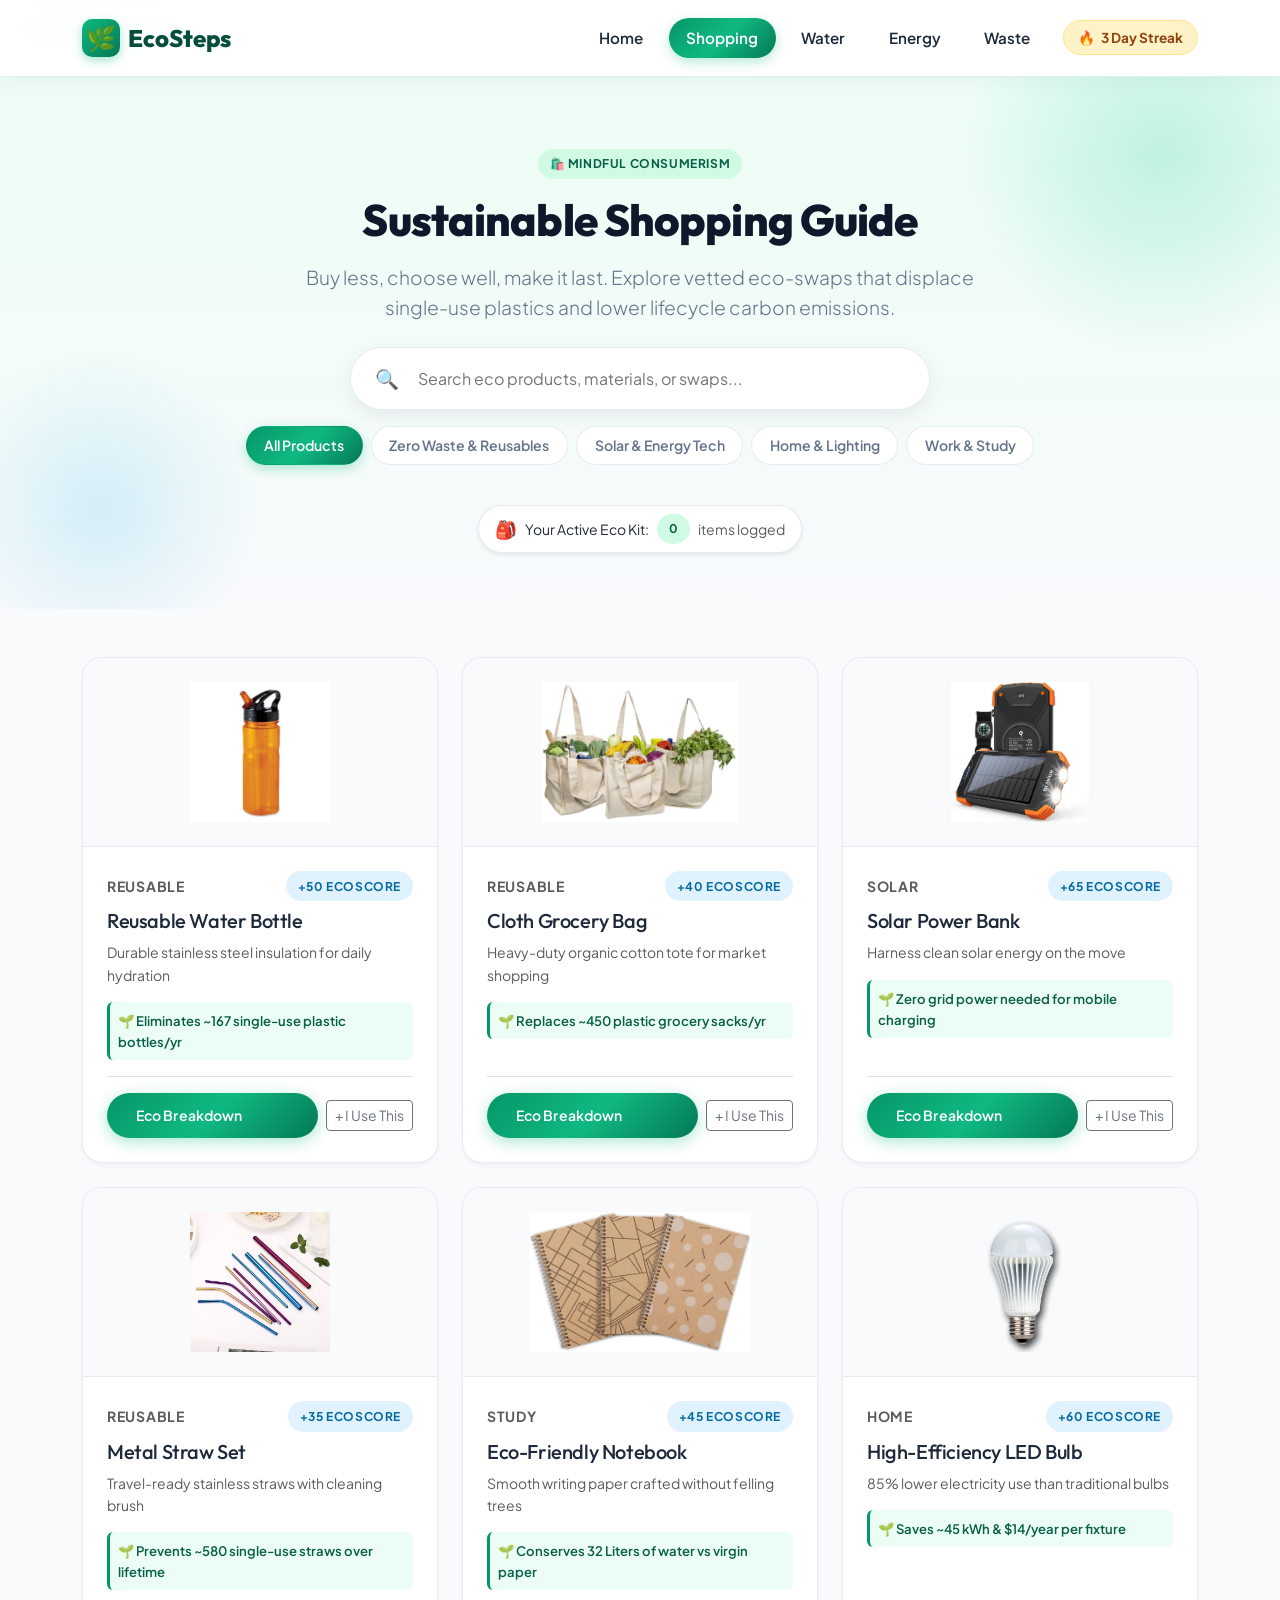
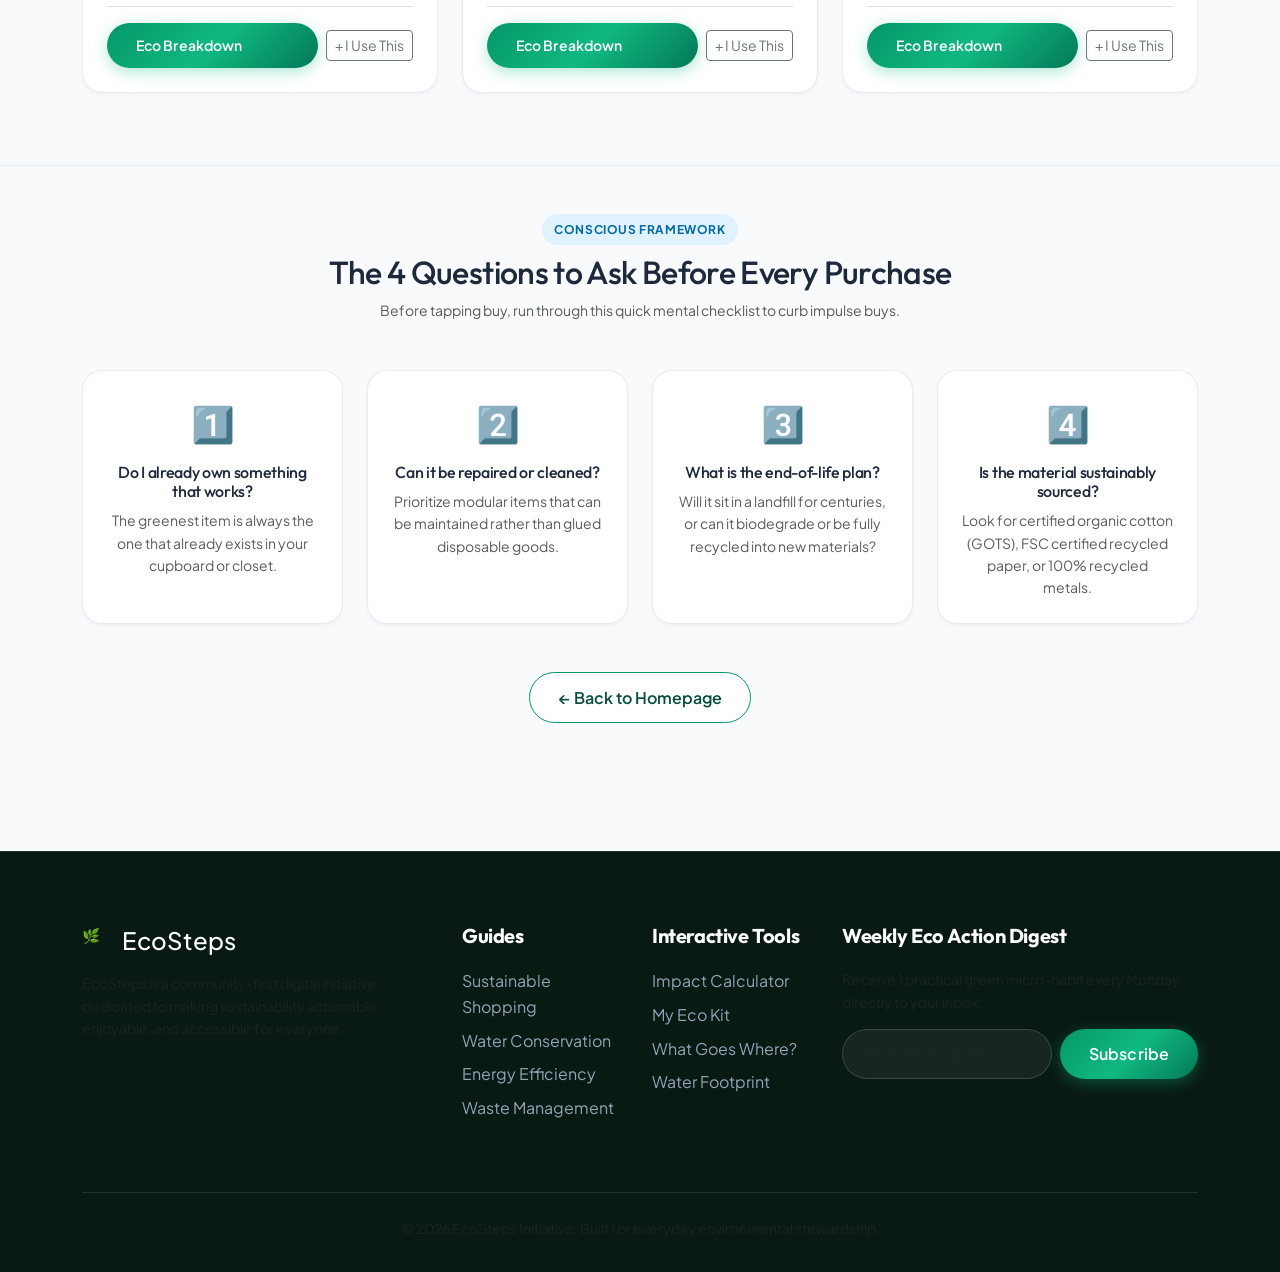
<file: shopping.html>
<!DOCTYPE html>
<html lang="en">
<head>
  <meta charset="UTF-8">
  <meta name="viewport" content="width=device-width, initial-scale=1.0">
  <title>Sustainable Shopping Guide | EcoSteps</title>
  <meta name="description" content="Discover durable, zero-waste products and smart swaps to eliminate single-use plastics from your daily routine.">

  <!-- Stylesheets -->
  <link href="https://cdn.jsdelivr.net/npm/bootstrap@5.3.0/dist/css/bootstrap.min.css" rel="stylesheet" />
  <link rel="stylesheet" href="css/main.css">
  <link rel="icon" type="image/png" href="image/echosteps.png">
</head>
<body>

  <!-- Top Sticky Navigation -->
  <nav class="navbar navbar-expand-lg eco-navbar">
    <div class="container">
      <a class="navbar-brand" href="EcoSteps.html">
        <span class="brand-badge">🌿</span>
        <span>EcoSteps</span>
      </a>
      <div class="d-flex align-items-center d-lg-none gap-2">
        <div class="nav-streak-pill">🔥 <span>3 Day Streak</span></div>
        <button class="navbar-toggler border-0" type="button" data-bs-toggle="collapse" data-bs-target="#navbarNav"
          aria-controls="navbarNav" aria-expanded="false" aria-label="Toggle navigation">
          <span class="navbar-toggler-icon"></span>
        </button>
      </div>
      <div class="collapse navbar-collapse" id="navbarNav">
        <ul class="navbar-nav ms-auto align-items-lg-center gap-lg-2">
          <li class="nav-item"><a class="nav-link" href="EcoSteps.html">Home</a></li>
          <li class="nav-item active"><a class="nav-link" href="shopping.html">Shopping</a></li>
          <li class="nav-item"><a class="nav-link" href="water.html">Water</a></li>
          <li class="nav-item"><a class="nav-link" href="energy.html">Energy</a></li>
          <li class="nav-item"><a class="nav-link" href="waste/abhina_page4.html">Waste</a></li>
        </ul>
        <div class="ms-lg-3 d-none d-lg-block">
          <div class="nav-streak-pill" title="Daily Sustainability Streak">🔥 <span>3 Day Streak</span></div>
        </div>
      </div>
    </div>
  </nav>

  <!-- Hero Section -->
  <header class="page-hero text-center position-relative">
    <div class="container position-relative" style="z-index: 2;">
      <span class="badge-eco badge-eco-green mb-3">🛍️ Mindful Consumerism</span>
      <h1 class="display-5 font-weight-bold mb-3">Sustainable Shopping Guide</h1>
      <p class="lead mb-4">
        Buy less, choose well, make it last. Explore vetted eco-swaps that displace single-use plastics and lower lifecycle carbon emissions.
      </p>

      <!-- Live Search & Kit Pill -->
      <div class="search-filter-wrapper mb-3">
        <span class="search-icon">🔍</span>
        <input type="text" id="shoppingSearchInput" placeholder="Search eco products, materials, or swaps...">
      </div>

      <!-- Category Filter Pills -->
      <div class="category-pills">
        <button class="filter-pill shopping-filter-pill active" data-category="all">All Products</button>
        <button class="filter-pill shopping-filter-pill" data-category="reusable">Zero Waste & Reusables</button>
        <button class="filter-pill shopping-filter-pill" data-category="solar">Solar & Energy Tech</button>
        <button class="filter-pill shopping-filter-pill" data-category="home">Home & Lighting</button>
        <button class="filter-pill shopping-filter-pill" data-category="study">Work & Study</button>
      </div>

      <!-- User's Eco Kit Counter Status -->
      <div class="d-inline-flex align-items-center gap-2 px-3 py-2 rounded-pill shadow-sm" style="background: white; border: 1px solid var(--border-light);">
        <span style="font-size: 1.1rem;">🎒</span>
        <span class="small font-weight-bold">Your Active Eco Kit:</span>
        <span class="badge-eco badge-eco-green" id="checklistCount">0</span>
        <span class="small text-muted">items logged</span>
      </div>
    </div>
  </header>

  <!-- Product Catalog Grid Section -->
  <section class="py-5">
    <div class="container">
      <div class="row" id="shoppingProductGrid">
        <!-- Products populated dynamically by shopping_js/shopping.js -->
      </div>
    </div>
  </section>

  <!-- Mindful Shopping Principles Section -->
  <section class="py-5" style="background: #f8fafc; border-top: 1px solid var(--border-light);">
    <div class="container">
      <div class="text-center max-w-700 mx-auto mb-5">
        <span class="badge-eco badge-eco-blue mb-2">Conscious Framework</span>
        <h2 class="h2 font-weight-bold">The 4 Questions to Ask Before Every Purchase</h2>
        <p class="text-muted small">Before tapping buy, run through this quick mental checklist to curb impulse buys.</p>
      </div>

      <div class="row g-4">
        <div class="col-md-6 col-lg-3">
          <div class="eco-card p-4 text-center">
            <div style="font-size: 2.2rem; margin-bottom: 0.75rem;">1️⃣</div>
            <h4 class="h6 font-weight-bold mb-2">Do I already own something that works?</h4>
            <p class="text-muted small mb-0">The greenest item is always the one that already exists in your cupboard or closet.</p>
          </div>
        </div>
        <div class="col-md-6 col-lg-3">
          <div class="eco-card p-4 text-center">
            <div style="font-size: 2.2rem; margin-bottom: 0.75rem;">2️⃣</div>
            <h4 class="h6 font-weight-bold mb-2">Can it be repaired or cleaned?</h4>
            <p class="text-muted small mb-0">Prioritize modular items that can be maintained rather than glued disposable goods.</p>
          </div>
        </div>
        <div class="col-md-6 col-lg-3">
          <div class="eco-card p-4 text-center">
            <div style="font-size: 2.2rem; margin-bottom: 0.75rem;">3️⃣</div>
            <h4 class="h6 font-weight-bold mb-2">What is the end-of-life plan?</h4>
            <p class="text-muted small mb-0">Will it sit in a landfill for centuries, or can it biodegrade or be fully recycled into new materials?</p>
          </div>
        </div>
        <div class="col-md-6 col-lg-3">
          <div class="eco-card p-4 text-center">
            <div style="font-size: 2.2rem; margin-bottom: 0.75rem;">4️⃣</div>
            <h4 class="h6 font-weight-bold mb-2">Is the material sustainably sourced?</h4>
            <p class="text-muted small mb-0">Look for certified organic cotton (GOTS), FSC certified recycled paper, or 100% recycled metals.</p>
          </div>
        </div>
      </div>

      <div class="text-center mt-5">
        <a href="EcoSteps.html" class="btn-eco-outline">
          ← Back to Homepage
        </a>
      </div>
    </div>
  </section>

  <!-- Global Footer -->
  <footer class="eco-footer">
    <div class="container">
      <div class="row g-4 mb-5">
        <div class="col-lg-4">
          <div class="d-flex align-items-center gap-2 mb-3">
            <span class="brand-badge" style="width: 32px; height: 32px; font-size: 0.9rem;">🌿</span>
            <span class="h4 text-white font-weight-bold mb-0">EcoSteps</span>
          </div>
          <p class="text-muted small pe-lg-4">
            EcoSteps is a community-first digital initiative dedicated to making sustainability actionable, enjoyable, and accessible for everyone.
          </p>
        </div>
        <div class="col-6 col-md-3 col-lg-2">
          <h5>Guides</h5>
          <ul class="list-unstyled">
            <li><a href="shopping.html">Sustainable Shopping</a></li>
            <li><a href="water.html">Water Conservation</a></li>
            <li><a href="energy.html">Energy Efficiency</a></li>
            <li><a href="waste/abhina_page4.html">Waste Management</a></li>
          </ul>
        </div>
        <div class="col-6 col-md-3 col-lg-2">
          <h5>Interactive Tools</h5>
          <ul class="list-unstyled">
            <li><a href="EcoSteps.html#impact-calculator">Impact Calculator</a></li>
            <li><a href="shopping.html">My Eco Kit</a></li>
            <li><a href="waste/abhina_page4.html">What Goes Where?</a></li>
            <li><a href="water.html">Water Footprint</a></li>
          </ul>
        </div>
        <div class="col-md-6 col-lg-4">
          <h5>Weekly Eco Action Digest</h5>
          <p class="text-muted small">Receive 1 practical green micro-habit every Monday directly to your inbox.</p>
          <form class="newsletter-form d-flex gap-2">
            <input type="email" class="form-control footer-newsletter-input" placeholder="Enter your email..." required>
            <button type="submit" class="btn-eco-primary btn-sm">Subscribe</button>
          </form>
        </div>
      </div>
      <div class="pt-4 border-top border-secondary border-opacity-25 text-center text-muted small">
        <p class="mb-0">© 2026 EcoSteps Initiative. Built for everyday environmental stewardship.</p>
      </div>
    </div>
  </footer>

  <!-- Scripts -->
  <script src="https://cdn.jsdelivr.net/npm/bootstrap@5.3.0/dist/js/bootstrap.bundle.min.js"></script>
  <script src="js/main.js"></script>
  <script src="shopping_js/shopping.js"></script>
</body>
</html>
</file>
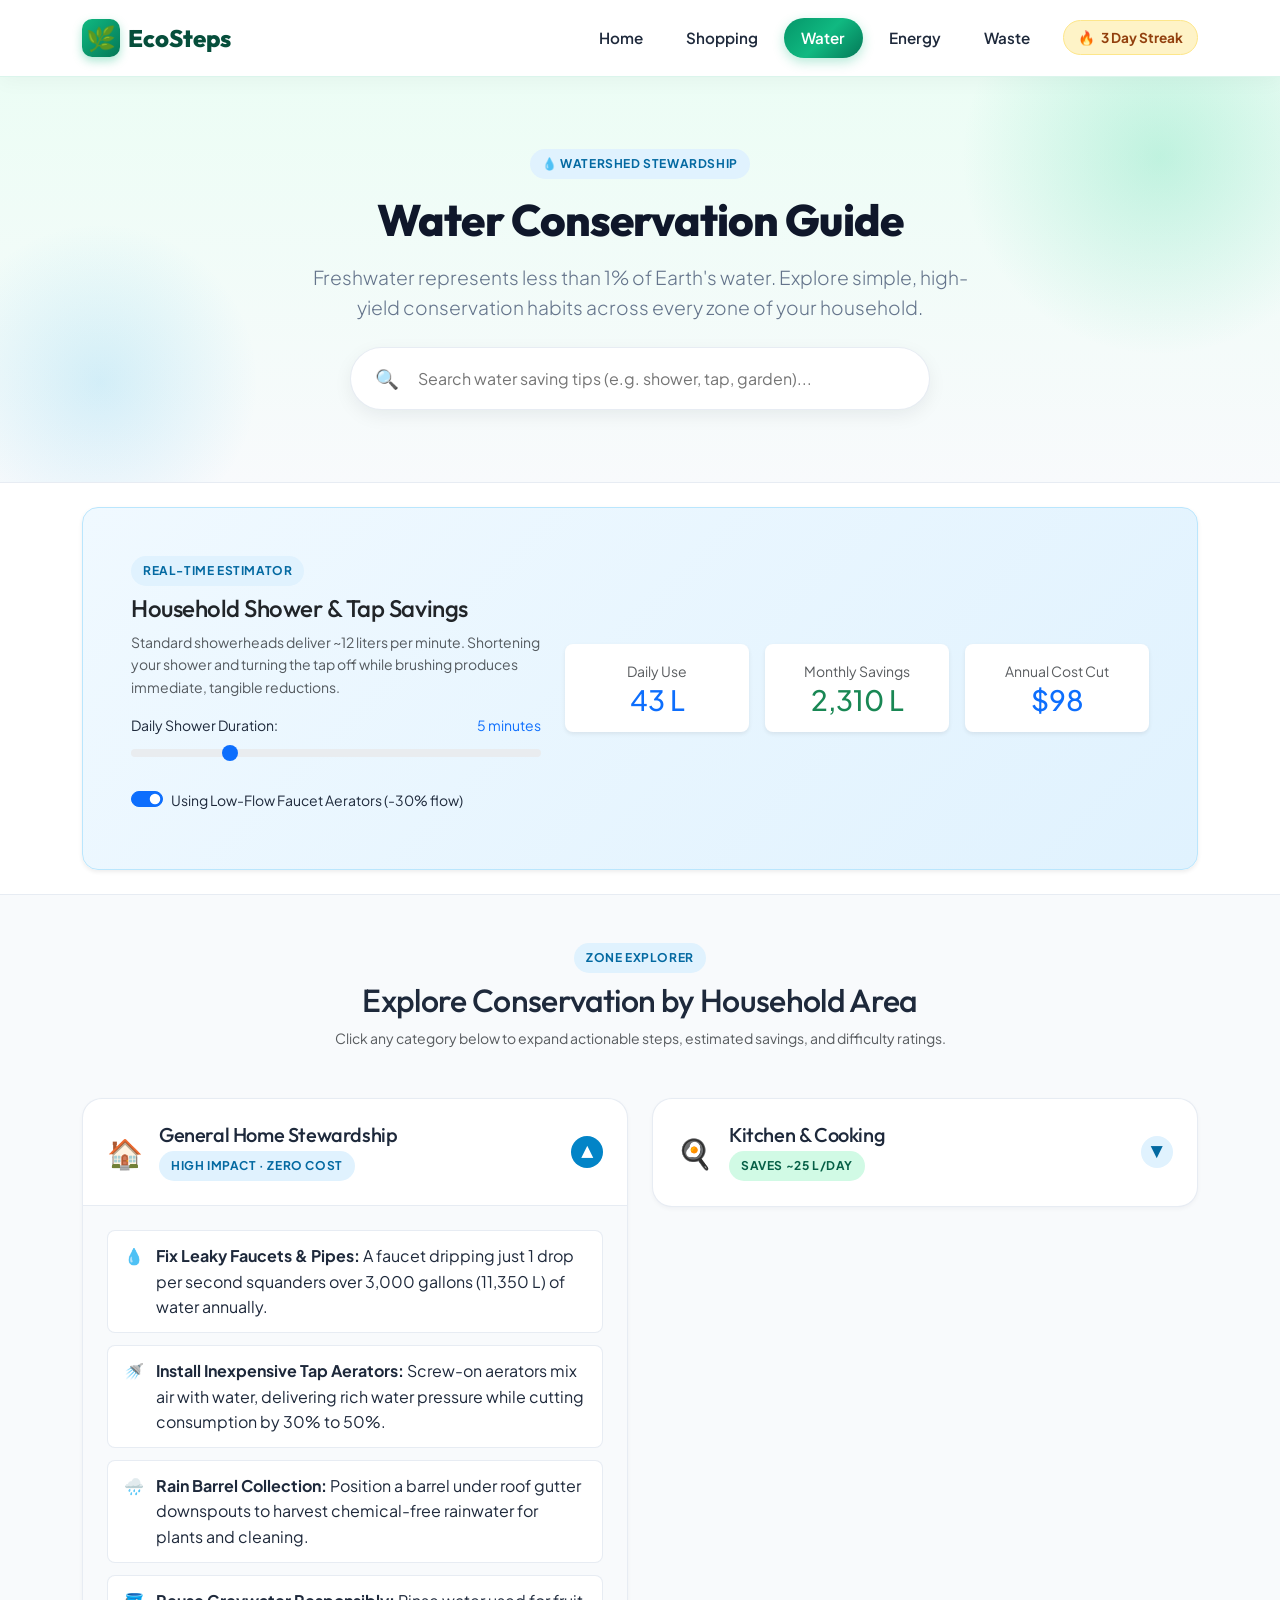
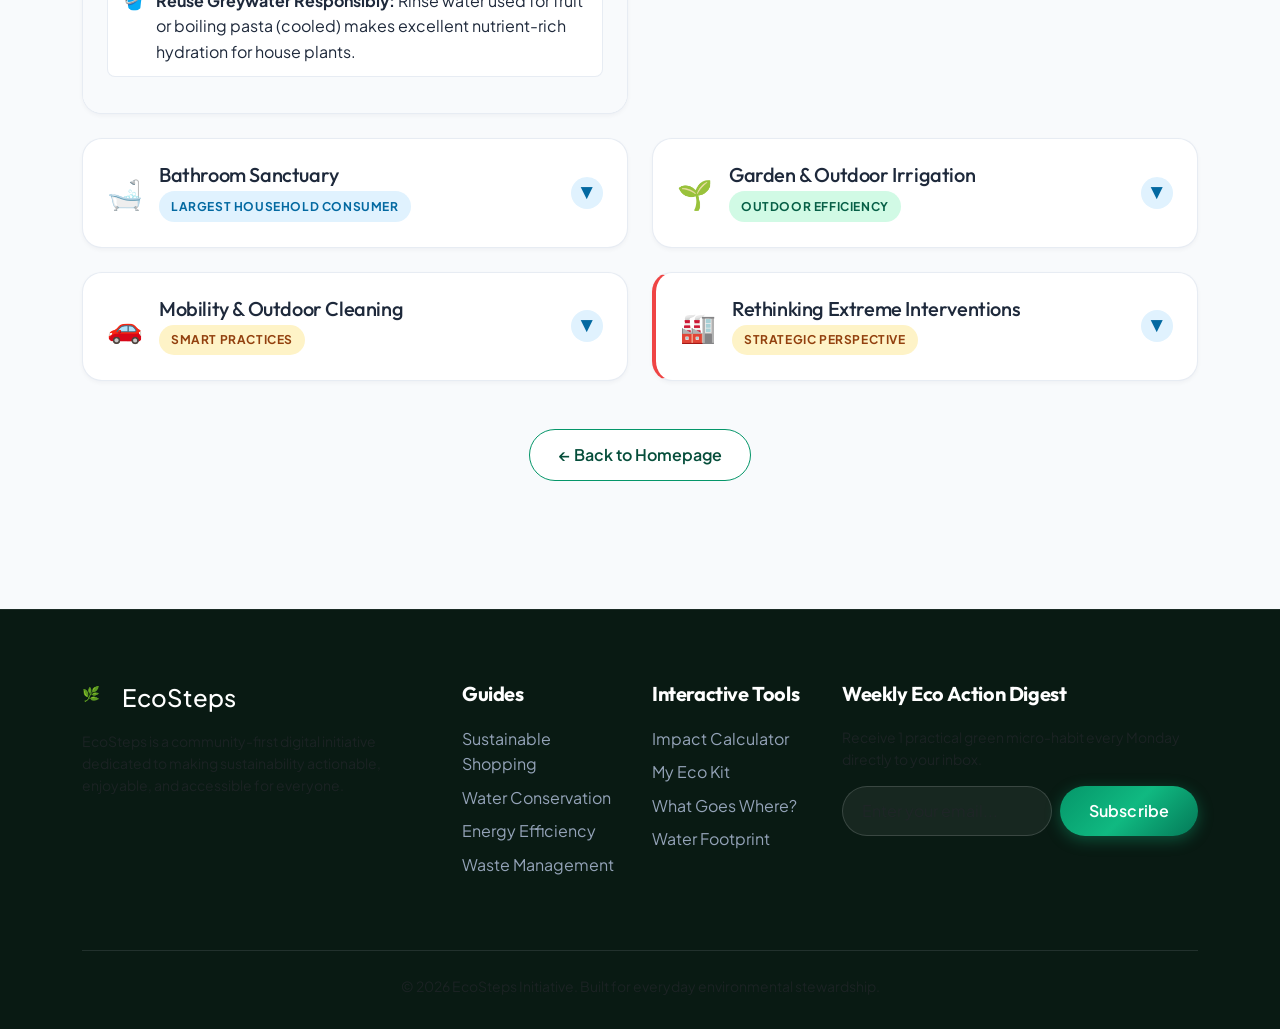
<file: water.html>
<!DOCTYPE html>
<html lang="en">
<head>
  <meta charset="UTF-8">
  <meta name="viewport" content="width=device-width, initial-scale=1.0">
  <title>Water Conservation Guide | EcoSteps</title>
  <meta name="description" content="Master practical household water conservation with room-by-room guides, habit checklists, and our interactive water footprint calculator.">

  <!-- Stylesheets -->
  <link href="https://cdn.jsdelivr.net/npm/bootstrap@5.3.0/dist/css/bootstrap.min.css" rel="stylesheet" />
  <link rel="stylesheet" href="css/main.css">
  <link rel="icon" type="image/png" href="image/echosteps.png">
  <style>
    .water-category-card {
      background: white;
      border-radius: var(--radius-lg);
      border: 1px solid var(--border-light);
      box-shadow: var(--shadow-sm);
      overflow: hidden;
      transition: var(--transition);
      cursor: pointer;
    }
    .water-category-card:hover {
      box-shadow: var(--shadow-md);
      transform: translateY(-4px);
      border-color: var(--accent-sky);
    }
    .category-header {
      padding: 1.5rem;
      display: flex;
      justify-content: space-between;
      align-items: center;
      border-bottom: 1px solid transparent;
      user-select: none;
    }
    .water-category-card.open .category-header {
      border-bottom: 1px solid var(--border-light);
    }
    .toggle-indicator {
      width: 32px;
      height: 32px;
      border-radius: 50%;
      background: #e0f2fe;
      color: #0369a1;
      display: flex;
      align-items: center;
      justify-content: center;
      font-weight: bold;
      transition: transform 0.25s ease;
    }
    .water-category-card.open .toggle-indicator {
      transform: rotate(180deg);
      background: #0284c7;
      color: white;
    }
    .tip-list-body {
      display: none;
      padding: 1.5rem;
      background: #f8fafc;
    }
    .water-category-card.open .tip-list-body {
      display: block;
    }
    .water-tip-item {
      padding: 0.75rem 1rem;
      background: white;
      border-radius: var(--radius-sm);
      margin-bottom: 0.75rem;
      border: 1px solid var(--border-light);
      display: flex;
      align-items: flex-start;
      gap: 0.75rem;
    }
  </style>
</head>
<body>

  <!-- Top Sticky Navigation -->
  <nav class="navbar navbar-expand-lg eco-navbar">
    <div class="container">
      <a class="navbar-brand" href="EcoSteps.html">
        <span class="brand-badge">🌿</span>
        <span>EcoSteps</span>
      </a>
      <div class="d-flex align-items-center d-lg-none gap-2">
        <div class="nav-streak-pill">🔥 <span>3 Day Streak</span></div>
        <button class="navbar-toggler border-0" type="button" data-bs-toggle="collapse" data-bs-target="#navbarNav"
          aria-controls="navbarNav" aria-expanded="false" aria-label="Toggle navigation">
          <span class="navbar-toggler-icon"></span>
        </button>
      </div>
      <div class="collapse navbar-collapse" id="navbarNav">
        <ul class="navbar-nav ms-auto align-items-lg-center gap-lg-2">
          <li class="nav-item"><a class="nav-link" href="EcoSteps.html">Home</a></li>
          <li class="nav-item"><a class="nav-link" href="shopping.html">Shopping</a></li>
          <li class="nav-item active"><a class="nav-link" href="water.html">Water</a></li>
          <li class="nav-item"><a class="nav-link" href="energy.html">Energy</a></li>
          <li class="nav-item"><a class="nav-link" href="waste/abhina_page4.html">Waste</a></li>
        </ul>
        <div class="ms-lg-3 d-none d-lg-block">
          <div class="nav-streak-pill" title="Daily Sustainability Streak">🔥 <span>3 Day Streak</span></div>
        </div>
      </div>
    </div>
  </nav>

  <!-- Hero Section -->
  <header class="page-hero text-center position-relative">
    <div class="container position-relative" style="z-index: 2;">
      <span class="badge-eco badge-eco-blue mb-3">💧 Watershed Stewardship</span>
      <h1 class="display-5 font-weight-bold mb-3">Water Conservation Guide</h1>
      <p class="lead mb-4">
        Freshwater represents less than 1% of Earth's water. Explore simple, high-yield conservation habits across every zone of your household.
      </p>

      <!-- Search Box -->
      <div class="search-filter-wrapper mb-3">
        <span class="search-icon">🔍</span>
        <input type="text" id="waterSearchInput" placeholder="Search water saving tips (e.g. shower, tap, garden)...">
      </div>
    </div>
  </header>

  <!-- Interactive Water Calculator Banner -->
  <section class="py-4" style="background: white; border-top: 1px solid var(--border-light); border-bottom: 1px solid var(--border-light);">
    <div class="container">
      <div class="p-4 p-md-5 rounded-4 shadow-sm" style="background: linear-gradient(135deg, #f0f9ff 0%, #e0f2fe 100%); border: 1px solid #bae6fd;">
        <div class="row align-items-center g-4">
          <div class="col-lg-5">
            <span class="badge-eco badge-eco-blue mb-2">Real-Time Estimator</span>
            <h3 class="h4 font-weight-bold text-dark mb-2">Household Shower & Tap Savings</h3>
            <p class="text-muted small mb-3">
              Standard showerheads deliver ~12 liters per minute. Shortening your shower and turning the tap off while brushing produces immediate, tangible reductions.
            </p>
            <div class="mb-3">
              <label class="d-flex justify-content-between small font-weight-bold mb-1">
                <span>Daily Shower Duration:</span>
                <span id="showerMinDisplay" class="text-primary font-weight-bold">5 minutes</span>
              </label>
              <input type="range" class="form-range" id="showerInput" min="2" max="15" value="5" step="1">
            </div>
            <div class="form-check form-switch mb-2">
              <input class="form-check-input" type="checkbox" id="aeratorCheck" checked>
              <label class="form-check-label small font-weight-bold" for="aeratorCheck">
                Using Low-Flow Faucet Aerators (-30% flow)
              </label>
            </div>
          </div>
          <div class="col-lg-7">
            <div class="row g-3 text-center">
              <div class="col-4">
                <div class="bg-white p-3 rounded-3 shadow-sm">
                  <div class="text-muted small">Daily Use</div>
                  <div class="h3 font-weight-bold text-primary mb-0" id="showerDailyUse">42 L</div>
                </div>
              </div>
              <div class="col-4">
                <div class="bg-white p-3 rounded-3 shadow-sm">
                  <div class="text-muted small">Monthly Savings</div>
                  <div class="h3 font-weight-bold text-success mb-0" id="showerMonthlySave">1,260 L</div>
                </div>
              </div>
              <div class="col-4">
                <div class="bg-white p-3 rounded-3 shadow-sm">
                  <div class="text-muted small">Annual Cost Cut</div>
                  <div class="h3 font-weight-bold text-primary mb-0" id="showerCostSave">$38</div>
                </div>
              </div>
            </div>
          </div>
        </div>
      </div>
    </div>
  </section>

  <!-- Room-by-Room Guide Section -->
  <section class="py-5">
    <div class="container">
      <div class="text-center max-w-700 mx-auto mb-5">
        <span class="badge-eco badge-eco-blue mb-2">Zone Explorer</span>
        <h2 class="h2 font-weight-bold">Explore Conservation by Household Area</h2>
        <p class="text-muted small">Click any category below to expand actionable steps, estimated savings, and difficulty ratings.</p>
      </div>

      <div class="row g-4" id="waterCategoryContainer">
        <!-- 1. General Home -->
        <div class="col-lg-6 water-card-wrapper">
          <div class="water-category-card open">
            <div class="category-header">
              <div class="d-flex align-items-center gap-3">
                <span style="font-size: 1.8rem;">🏠</span>
                <div>
                  <h3 class="h5 font-weight-bold mb-0">General Home Stewardship</h3>
                  <span class="badge-eco badge-eco-blue mt-1">High Impact · Zero Cost</span>
                </div>
              </div>
              <div class="toggle-indicator">▼</div>
            </div>
            <div class="tip-list-body">
              <div class="water-tip-item">
                <span class="text-primary font-weight-bold">💧</span>
                <div>
                  <strong>Fix Leaky Faucets & Pipes:</strong> A faucet dripping just 1 drop per second squanders over 3,000 gallons (11,350 L) of water annually.
                </div>
              </div>
              <div class="water-tip-item">
                <span class="text-primary font-weight-bold">🚿</span>
                <div>
                  <strong>Install Inexpensive Tap Aerators:</strong> Screw-on aerators mix air with water, delivering rich water pressure while cutting consumption by 30% to 50%.
                </div>
              </div>
              <div class="water-tip-item">
                <span class="text-primary font-weight-bold">🌧️</span>
                <div>
                  <strong>Rain Barrel Collection:</strong> Position a barrel under roof gutter downspouts to harvest chemical-free rainwater for plants and cleaning.
                </div>
              </div>
              <div class="water-tip-item">
                <span class="text-primary font-weight-bold">🪣</span>
                <div>
                  <strong>Reuse Greywater Responsibly:</strong> Rinse water used for fruit or boiling pasta (cooled) makes excellent nutrient-rich hydration for house plants.
                </div>
              </div>
            </div>
          </div>
        </div>

        <!-- 2. Kitchen -->
        <div class="col-lg-6 water-card-wrapper">
          <div class="water-category-card">
            <div class="category-header">
              <div class="d-flex align-items-center gap-3">
                <span style="font-size: 1.8rem;">🍳</span>
                <div>
                  <h3 class="h5 font-weight-bold mb-0">Kitchen & Cooking</h3>
                  <span class="badge-eco badge-eco-green mt-1">Saves ~25 L/day</span>
                </div>
              </div>
              <div class="toggle-indicator">▼</div>
            </div>
            <div class="tip-list-body">
              <div class="water-tip-item">
                <span class="text-primary font-weight-bold">🍽️</span>
                <div>
                  <strong>Run Full Dishwasher Loads:</strong> Modern ENERGY STAR dishwashers consume ~12 liters per cycle, compared to 40+ liters for handwashing under a running tap.
                </div>
              </div>
              <div class="water-tip-item">
                <span class="text-primary font-weight-bold">🥗</span>
                <div>
                  <strong>Wash Produce in a Wash Basin:</strong> Instead of letting the tap gush while rinsing vegetables, fill a small basin or bowl to clean everything together.
                </div>
              </div>
              <div class="water-tip-item">
                <span class="text-primary font-weight-bold">🔥</span>
                <div>
                  <strong>Boil Only What You Need:</strong> Measure out the water for tea or pasta precisely. This saves both drinking water and cooking energy.
                </div>
              </div>
              <div class="water-tip-item">
                <span class="text-primary font-weight-bold">🧊</span>
                <div>
                  <strong>Thaw Foods in the Refrigerator:</strong> Avoid running warm tap water over frozen packages. Plan ahead and thaw overnight in the fridge.
                </div>
              </div>
            </div>
          </div>
        </div>

        <!-- 3. Bathroom -->
        <div class="col-lg-6 water-card-wrapper">
          <div class="water-category-card">
            <div class="category-header">
              <div class="d-flex align-items-center gap-3">
                <span style="font-size: 1.8rem;">🛁</span>
                <div>
                  <h3 class="h5 font-weight-bold mb-0">Bathroom Sanctuary</h3>
                  <span class="badge-eco badge-eco-blue mt-1">Largest Household Consumer</span>
                </div>
              </div>
              <div class="toggle-indicator">▼</div>
            </div>
            <div class="tip-list-body">
              <div class="water-tip-item">
                <span class="text-primary font-weight-bold">🪥</span>
                <div>
                  <strong>Turn Tap Off While Brushing & Shaving:</strong> Leaving the faucet open while brushing wastes up to 15 liters of pure tap water every single session.
                </div>
              </div>
              <div class="water-tip-item">
                <span class="text-primary font-weight-bold">⏱️</span>
                <div>
                  <strong>The 4-Minute Shower Challenge:</strong> Trimming just 2 minutes off your daily shower saves up to 24 liters of heated water daily.
                </div>
              </div>
              <div class="water-tip-item">
                <span class="text-primary font-weight-bold">🚽</span>
                <div>
                  <strong>Check for Silent Toilet Flapper Leaks:</strong> Put a few drops of food coloring in the toilet tank. If color appears in the bowl without flushing, replace the worn rubber flapper.
                </div>
              </div>
              <div class="water-tip-item">
                <span class="text-primary font-weight-bold">🚿</span>
                <div>
                  <strong>Catch Warm-up Shower Water:</strong> Keep a bucket in the shower stall to capture the cold water while waiting for the temperature to rise.
                </div>
              </div>
            </div>
          </div>
        </div>

        <!-- 4. Garden -->
        <div class="col-lg-6 water-card-wrapper">
          <div class="water-category-card">
            <div class="category-header">
              <div class="d-flex align-items-center gap-3">
                <span style="font-size: 1.8rem;">🌱</span>
                <div>
                  <h3 class="h5 font-weight-bold mb-0">Garden & Outdoor Irrigation</h3>
                  <span class="badge-eco badge-eco-green mt-1">Outdoor Efficiency</span>
                </div>
              </div>
              <div class="toggle-indicator">▼</div>
            </div>
            <div class="tip-list-body">
              <div class="water-tip-item">
                <span class="text-primary font-weight-bold">🌅</span>
                <div>
                  <strong>Water Early in the Morning:</strong> Watering before 9:00 AM drastically reduces evaporative loss from direct sunlight and wind.
                </div>
              </div>
              <div class="water-tip-item">
                <span class="text-primary font-weight-bold">🌿</span>
                <div>
                  <strong>Apply 2-3 Inches of Organic Mulch:</strong> Mulch shields soil from harsh sun, slows evaporation by up to 70%, and prevents weeds.
                </div>
              </div>
              <div class="water-tip-item">
                <span class="text-primary font-weight-bold">💧</span>
                <div>
                  <strong>Switch to Drip Irrigation or Soaker Hoses:</strong> Overhead sprinklers lose over 30% of water to air drift. Drip lines deliver moisture directly to root zones.
                </div>
              </div>
              <div class="water-tip-item">
                <span class="text-primary font-weight-bold">🌸</span>
                <div>
                  <strong>Choose Native & Drought-Tolerant Plants:</strong> Native vegetation adapts naturally to regional rainfall patterns, needing almost no supplemental watering.
                </div>
              </div>
            </div>
          </div>
        </div>

        <!-- 5. Vehicle & Mobility -->
        <div class="col-lg-6 water-card-wrapper">
          <div class="water-category-card">
            <div class="category-header">
              <div class="d-flex align-items-center gap-3">
                <span style="font-size: 1.8rem;">🚗</span>
                <div>
                  <h3 class="h5 font-weight-bold mb-0">Mobility & Outdoor Cleaning</h3>
                  <span class="badge-eco badge-eco-amber mt-1">Smart Practices</span>
                </div>
              </div>
              <div class="toggle-indicator">▼</div>
            </div>
            <div class="tip-list-body">
              <div class="water-tip-item">
                <span class="text-primary font-weight-bold">🪣</span>
                <div>
                  <strong>Use Bucket & Sponge for Car Washing:</strong> An open garden hose expels up to 30 liters per minute. A bucket system uses less than 40 liters total.
                </div>
              </div>
              <div class="water-tip-item">
                <span class="text-primary font-weight-bold">🏪</span>
                <div>
                  <strong>Choose Commercial Recirculating Carwashes:</strong> Certified professional car washes recycle and filter their water, consuming significantly less fresh municipal water.
                </div>
              </div>
              <div class="water-tip-item">
                <span class="text-primary font-weight-bold">🧹</span>
                <div>
                  <strong>Sweep Driveways Instead of Hosing:</strong> Never use a pressurized hose as a broom for leaves or dust on pavement. Use a stiff outdoor broom.
                </div>
              </div>
            </div>
          </div>
        </div>

        <!-- 6. Critical Thinking: Practical Conservation vs Mega-Scale Outliers -->
        <div class="col-lg-6 water-card-wrapper">
          <div class="water-category-card" style="border-left: 4px solid #ef4444;">
            <div class="category-header">
              <div class="d-flex align-items-center gap-3">
                <span style="font-size: 1.8rem;">🏭</span>
                <div>
                  <h3 class="h5 font-weight-bold mb-0">Rethinking Extreme Interventions</h3>
                  <span class="badge-eco badge-eco-amber mt-1">Strategic Perspective</span>
                </div>
              </div>
              <div class="toggle-indicator">▼</div>
            </div>
            <div class="tip-list-body">
              <div class="water-tip-item" style="border-left: 3px solid #ef4444;">
                <div>
                  <strong>Why Desalination Isn't a Substitute for Local Stewardship:</strong> While industrial desalination plants extract fresh water from the ocean, they require astronomical amounts of fossil energy and discharge toxic hypersaline brine back into fragile coastal ecosystems.
                </div>
              </div>
              <div class="water-tip-item" style="border-left: 3px solid var(--primary);">
                <div>
                  <strong>The Sustainable Alternative:</strong> Community watershed restoration, urban permeable pavements, and decentralized rainwater harvesting deliver resilient, clean water with zero toxic byproducts.
                </div>
              </div>
            </div>
          </div>
        </div>
      </div>

      <div class="text-center mt-5">
        <a href="EcoSteps.html" class="btn-eco-outline">
          ← Back to Homepage
        </a>
      </div>
    </div>
  </section>

  <!-- Global Footer -->
  <footer class="eco-footer">
    <div class="container">
      <div class="row g-4 mb-5">
        <div class="col-lg-4">
          <div class="d-flex align-items-center gap-2 mb-3">
            <span class="brand-badge" style="width: 32px; height: 32px; font-size: 0.9rem;">🌿</span>
            <span class="h4 text-white font-weight-bold mb-0">EcoSteps</span>
          </div>
          <p class="text-muted small pe-lg-4">
            EcoSteps is a community-first digital initiative dedicated to making sustainability actionable, enjoyable, and accessible for everyone.
          </p>
        </div>
        <div class="col-6 col-md-3 col-lg-2">
          <h5>Guides</h5>
          <ul class="list-unstyled">
            <li><a href="shopping.html">Sustainable Shopping</a></li>
            <li><a href="water.html">Water Conservation</a></li>
            <li><a href="energy.html">Energy Efficiency</a></li>
            <li><a href="waste/abhina_page4.html">Waste Management</a></li>
          </ul>
        </div>
        <div class="col-6 col-md-3 col-lg-2">
          <h5>Interactive Tools</h5>
          <ul class="list-unstyled">
            <li><a href="EcoSteps.html#impact-calculator">Impact Calculator</a></li>
            <li><a href="shopping.html">My Eco Kit</a></li>
            <li><a href="waste/abhina_page4.html">What Goes Where?</a></li>
            <li><a href="water.html">Water Footprint</a></li>
          </ul>
        </div>
        <div class="col-md-6 col-lg-4">
          <h5>Weekly Eco Action Digest</h5>
          <p class="text-muted small">Receive 1 practical green micro-habit every Monday directly to your inbox.</p>
          <form class="newsletter-form d-flex gap-2">
            <input type="email" class="form-control footer-newsletter-input" placeholder="Enter your email..." required>
            <button type="submit" class="btn-eco-primary btn-sm">Subscribe</button>
          </form>
        </div>
      </div>
      <div class="pt-4 border-top border-secondary border-opacity-25 text-center text-muted small">
        <p class="mb-0">© 2026 EcoSteps Initiative. Built for everyday environmental stewardship.</p>
      </div>
    </div>
  </footer>

  <!-- Scripts -->
  <script src="https://cdn.jsdelivr.net/npm/bootstrap@5.3.0/dist/js/bootstrap.bundle.min.js"></script>
  <script src="js/main.js"></script>
  <script>
    document.addEventListener("DOMContentLoaded", () => {
      // 1. Accordion Toggle Logic (robust, bug-free)
      const cards = document.querySelectorAll(".water-category-card");
      cards.forEach(card => {
        const header = card.querySelector(".category-header");
        header.addEventListener("click", () => {
          card.classList.toggle("open");
        });
      });

      // 2. Real-time Shower Calculator
      const showerInput = document.getElementById("showerInput");
      const aeratorCheck = document.getElementById("aeratorCheck");
      const showerMinDisplay = document.getElementById("showerMinDisplay");
      const showerDailyUse = document.getElementById("showerDailyUse");
      const showerMonthlySave = document.getElementById("showerMonthlySave");
      const showerCostSave = document.getElementById("showerCostSave");

      function updateShowerCalc() {
        const mins = parseInt(showerInput.value, 10);
        const hasAerator = aeratorCheck.checked;
        showerMinDisplay.innerText = `${mins} minutes`;

        const flowRatePerMin = hasAerator ? 8.5 : 12.0; // Liters per min
        const dailyUse = Math.round(mins * flowRatePerMin);
        
        // Savings compared to a 10-minute shower with standard head (120 L)
        const baseline = 120;
        const dailySaved = Math.max(0, baseline - dailyUse);
        const monthlySaved = dailySaved * 30;
        const annualCostSaved = Math.round((dailySaved * 365 * 0.0035)); // approx $3.50 per 1,000 L

        showerDailyUse.innerText = `${dailyUse} L`;
        showerMonthlySave.innerText = `${monthlySaved.toLocaleString()} L`;
        showerCostSave.innerText = `$${annualCostSaved}`;
      }

      showerInput.addEventListener("input", updateShowerCalc);
      aeratorCheck.addEventListener("change", updateShowerCalc);
      updateShowerCalc();

      // 3. Search Filter Logic
      const searchInput = document.getElementById("waterSearchInput");
      const cardWrappers = document.querySelectorAll(".water-card-wrapper");

      searchInput.addEventListener("input", (e) => {
        const query = e.target.value.toLowerCase().trim();
        cardWrappers.forEach(wrapper => {
          const card = wrapper.querySelector(".water-category-card");
          const text = card.textContent.toLowerCase();
          if (text.includes(query)) {
            wrapper.style.display = "";
            if (query.length > 1) {
              card.classList.add("open");
            }
          } else {
            wrapper.style.display = "none";
          }
        });
      });
    });
  </script>
</body>
</html>
</file>
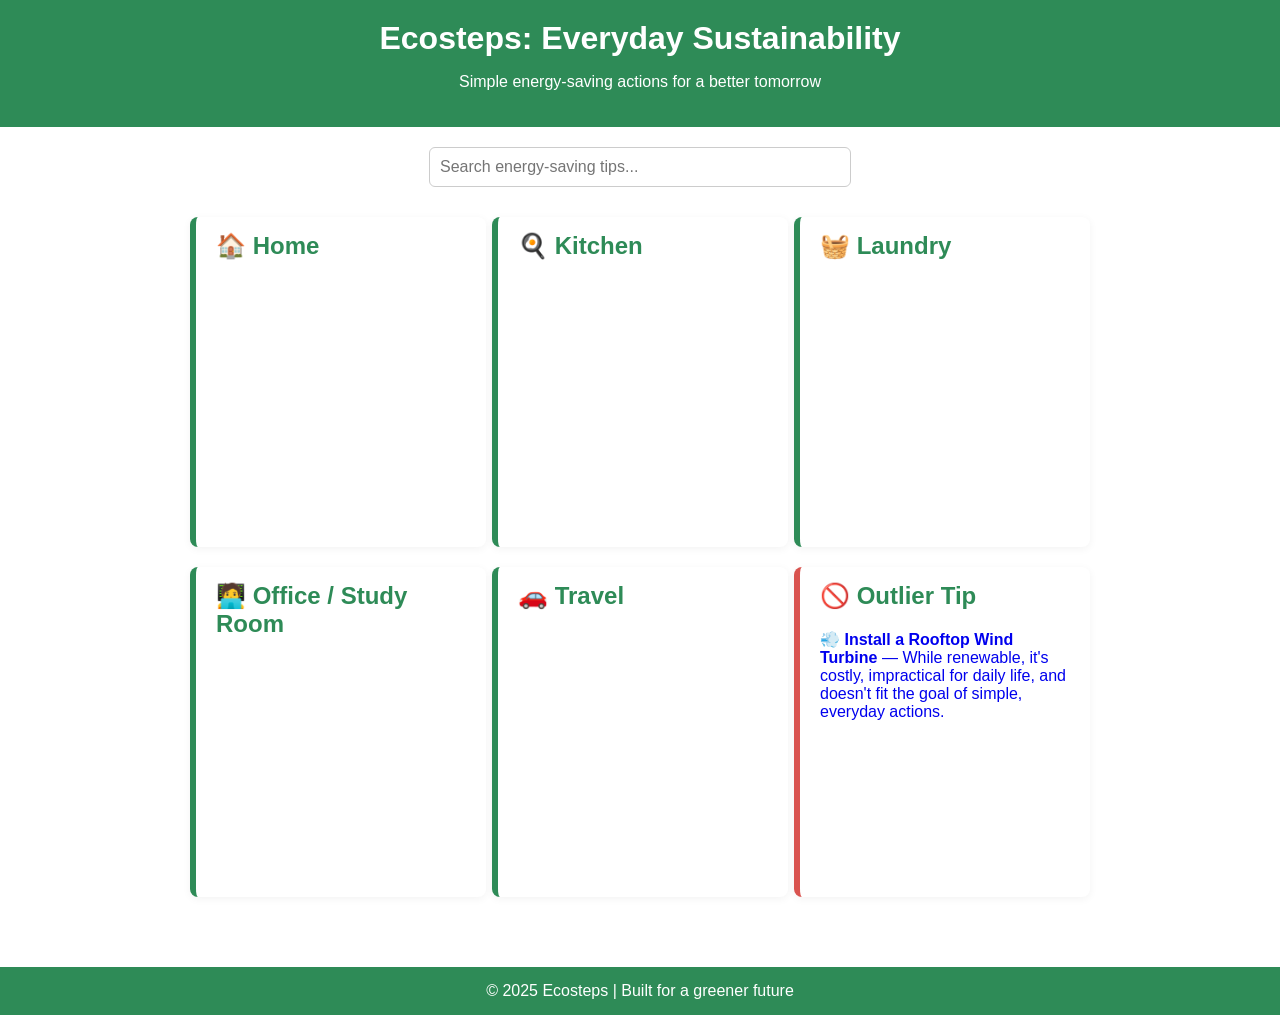
<file: ecosystem/ecosteps.html>
<!DOCTYPE html>
<html lang="en">
<head>
  <meta charset="UTF-8" />
  <meta name="viewport" content="width=device-width, initial-scale=1" />
  <title>Ecosteps: Everyday Sustainability</title>
  <style>
    *{
      list-style: none;
    }
    body {
      font-family: 'Segoe UI', sans-serif;
      margin: 0;
      padding: 0;
      background-image: url( https://static.vecteezy.com/system/resources/previews/022/448/341/large_2x/save-earth-environment-day-poster-go-green-ai-generative-background-images-save-water-free-photo.jpg);
      background-size: cover;
      background-repeat: no-repeat;
      background-position: center;
      color: #333;

    }

    header {
      background-color: #2e8b57;
      color: white;
      padding: 20px;
      text-align: center;
    }

    h1 {
      margin: 0;
    }

    section {
      padding: 20px;
      max-width: 900px;
      margin: auto;
    }
    .items{
      display: flex;
      justify-content: space-between;
      flex-wrap: wrap;
    }

    .category {
      
      background-color: #ffffff;
      border-left: 6px solid #2e8b57;
      padding: 15px 20px;
      margin-bottom: 20px;
      border-radius: 8px;
      box-shadow: 0 2px 8px rgba(0, 0, 0, 0.05);
      cursor: pointer;
      width: 250px;
      height: 300px;
    }
    .home{
      background-image: url(https://thearchitecturedesigns.com/wp-content/uploads/2023/12/Architectural-Tips-to-Consider-for-an-Energy-Efficient-Home-4-1024x731.jpeg);
      background-size: cover;
      background-repeat: no-repeat;
      background-position: center;
    }
 .kitchen{
  background-image: url(https://decorcrowd.com/wp-content/uploads/2024/04/Different_color_temperatures_of_LED_lights_for_various_kitchen_zones-683x1024.webp);
      background-size: cover;
      background-repeat: no-repeat;
      background-position: center;
 }

 .laundry{
      background-image: url(https://thumbs.dreamstime.com/b/modern-laundry-room-energy-efficient-washing-machine-design-bright-laundry-area-features-washing-machine-wind-363855726.jpg);
      background-size: cover;
      background-repeat: no-repeat;
      background-position: center;
 }
 .office{
   background-image: url(https://www.energyaustralia.com.au/sites/default/files/styles/full_image/public/2017-01/energy-saving-tips-your-office.jpg?itok=7Slnhd7Y);
      background-size: cover;
      background-repeat: no-repeat;
      background-position: center;
 }
 .travel{
      background-image: url(https://welcomeenergy.co.uk/wp-content/uploads/2020/06/energy.png);
      background-size: cover;
      background-repeat: no-repeat;
      background-position: center;
 }
    .category h2 {
      margin-top: 0;
      color: #2e8b57;
      display: flex;
      justify-content: space-between;
      align-items: center;
    }

    .tips {
      display: none;
      padding-top: 10px;
      background: floralwhite;
      padding-right: 9px;
      padding-bottom: 4px;
      border-radius: 5px;
      border: 1px solid gray;
    }

    .outlier {
      background-image: url(https://thumbs.dreamstime.com/z/solar-panel-factory-rooftop-wind-turbine-beautiful-blue-sky-background-290024579.jpg?w=576);
      border-left: 6px solid #d9534f;
    }

    footer {
      text-align: center;
      padding: 15px;
      background-color: #2e8b57;
      color: white;
      margin-top: 30px;
    }

    .search-box {
      text-align: center;
      margin-bottom: 30px;
    }

    input[type="text"] {
      padding: 10px;
      width: 80%;
      max-width: 400px;
      font-size: 16px;
      border-radius: 6px;
      border: 1px solid #ccc;
    }

    #scrollTop {
      position: fixed;
      bottom: 30px;
      right: 30px;
      display: none;
      background-color: #2e8b57;
      color: white;
      border: none;
      padding: 10px 15px;
      border-radius: 50%;
      font-size: 18px;
      cursor: pointer;
      box-shadow: 0 2px 5px rgba(0, 0, 0, 0.3);
    }

    @media screen and (max-width: 600px) {
      section {
        padding: 15px;
      }
    }
  </style>
</head>
<body>
  <header>
    <h1>Ecosteps: Everyday Sustainability</h1>
    <p>Simple energy-saving actions for a better tomorrow</p>
  </header>

  <section>
    <div class="search-box">
      <input type="text" id="searchInput" placeholder="Search energy-saving tips...">
    </div>

    <div class="item">
      <div class="items">
            <div class="category home" onclick="toggleTips(this)">
      <h2>🏠 Home </h2>
      <ul class="tips">
        <li>💡 Switch to LED Bulbs</li>
        <li>🔌 Unplug Idle Electronics</li>
        <li>🪟 Use Natural Light</li>
        <li>🛏️ Turn Off Lights When Not Needed</li>
        <li>🧊 Insulate Your Home</li>
      </ul>
    </div>

    <div class="category kitchen" onclick="toggleTips(this)">
      <h2>🍳 Kitchen</h2>
      <ul class="tips">
        <li>🍽️ Use Microwave Instead of Oven</li>
        <li>🔥 Cover Pots While Cooking</li>
        <li>🧊 Use Energy-Efficient Appliances</li>
      </ul>
    </div>
    <div class="category laundry" onclick="toggleTips(this)">
      <h2>🧺 Laundry </h2>
      <ul class="tips">
        <li>🧼 Wash with Cold Water</li>
        <li>🌞 Line Dry Clothes</li>
        <li>🧽 Clean Dryer Lint Filter Regularly</li>
      </ul>
    </div>
      </div>
      <div class="items">
            <div class="category office" onclick="toggleTips(this)">
      <h2>🧑‍💻 Office / Study Room</h2>
      <ul class="tips">
        <li>🖥️ Use Power Saving Mode</li>
        <li>🔌 Smart Power Strips</li>
      </ul>
    </div>

    <div class="category travel" onclick="toggleTips(this)">
      <h2>🚗 Travel</h2>
      <ul class="tips">
        <li>🚶‍♀️ Walk or Bike Short Distances</li>
        <li>🚙 Carpool When Possible</li>
        <li>🚌 Use Public Transport</li>
      </ul>
    </div>

    <a href="https://www.youtube.com/watch?v=DvkabsJn6uo" target="_blank" style="text-decoration: none;">
      <div class="category outlier">
        <h2>🚫 Outlier Tip</h2>
        <p>💨 <strong>Install a Rooftop Wind Turbine</strong> — While renewable, it's costly, impractical for daily life, and doesn't fit the goal of simple, everyday actions.</p>
      </div>
    </a>

    </div>
      </div>  

    

    
    
  </section>

  <footer>
    &copy; 2025 Ecosteps | Built for a greener future
  </footer>

  <button id="scrollTop" onclick="scrollToTop()">⬆️</button>

  <script>
    function toggleTips(categoryDiv) {
      const tips = categoryDiv.querySelector(".tips");
      const toggleIcon = categoryDiv.querySelector("span");
      const isOpen = tips.style.display === "block";

      tips.style.display = isOpen ? "none" : "block";
      toggleIcon.textContent = isOpen ? "➕" : "➖";
    }

    document.getElementById("searchInput").addEventListener("input", function () {
      const filter = this.value.toLowerCase();
      const tipsLists = document.querySelectorAll(".tips li");

      tipsLists.forEach(function (tip) {
        const text = tip.textContent.toLowerCase();
        tip.style.display = text.includes(filter) ? "" : "none";
      });
    });

    window.onscroll = function () {
      const scrollBtn = document.getElementById("scrollTop");
      scrollBtn.style.display = window.scrollY > 200 ? "block" : "none";
    };

    function scrollToTop() {
      window.scrollTo({ top: 0, behavior: "smooth" });
    }
  </script>
</body>
</html>
</file>
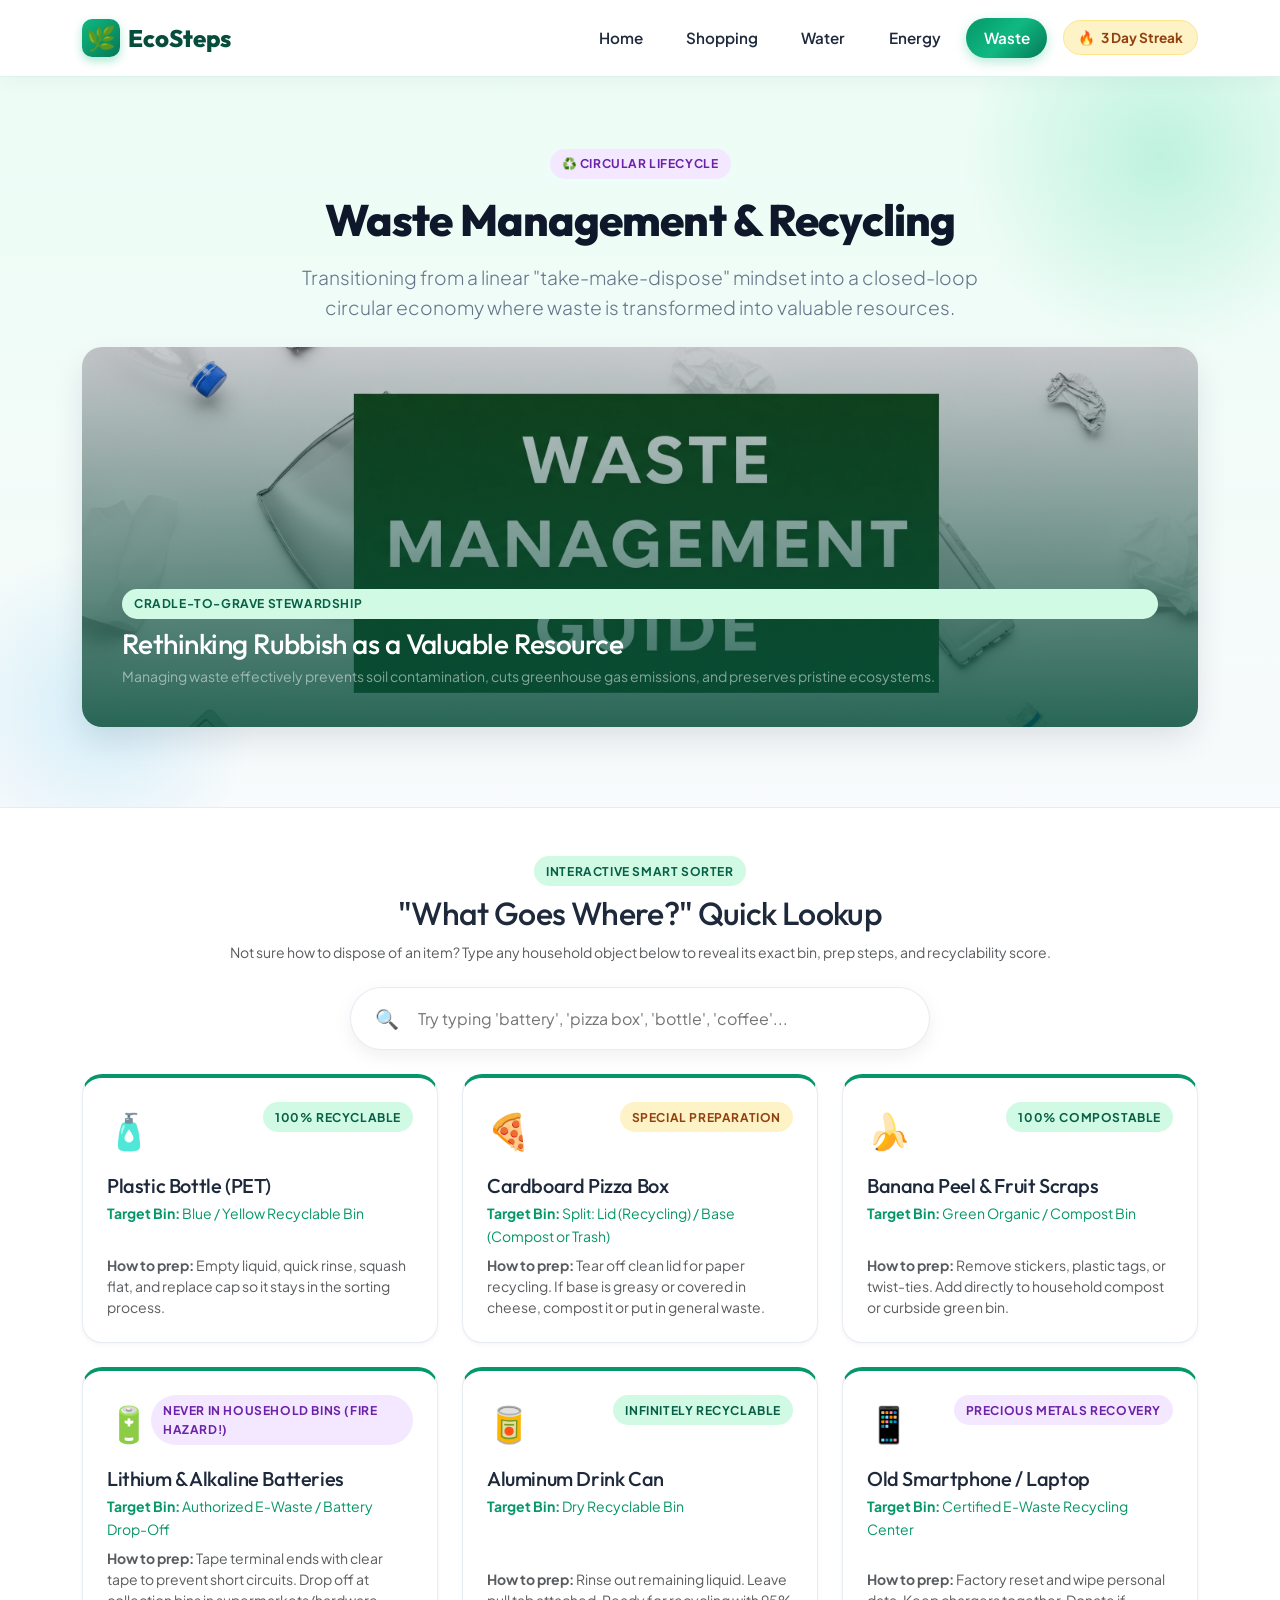
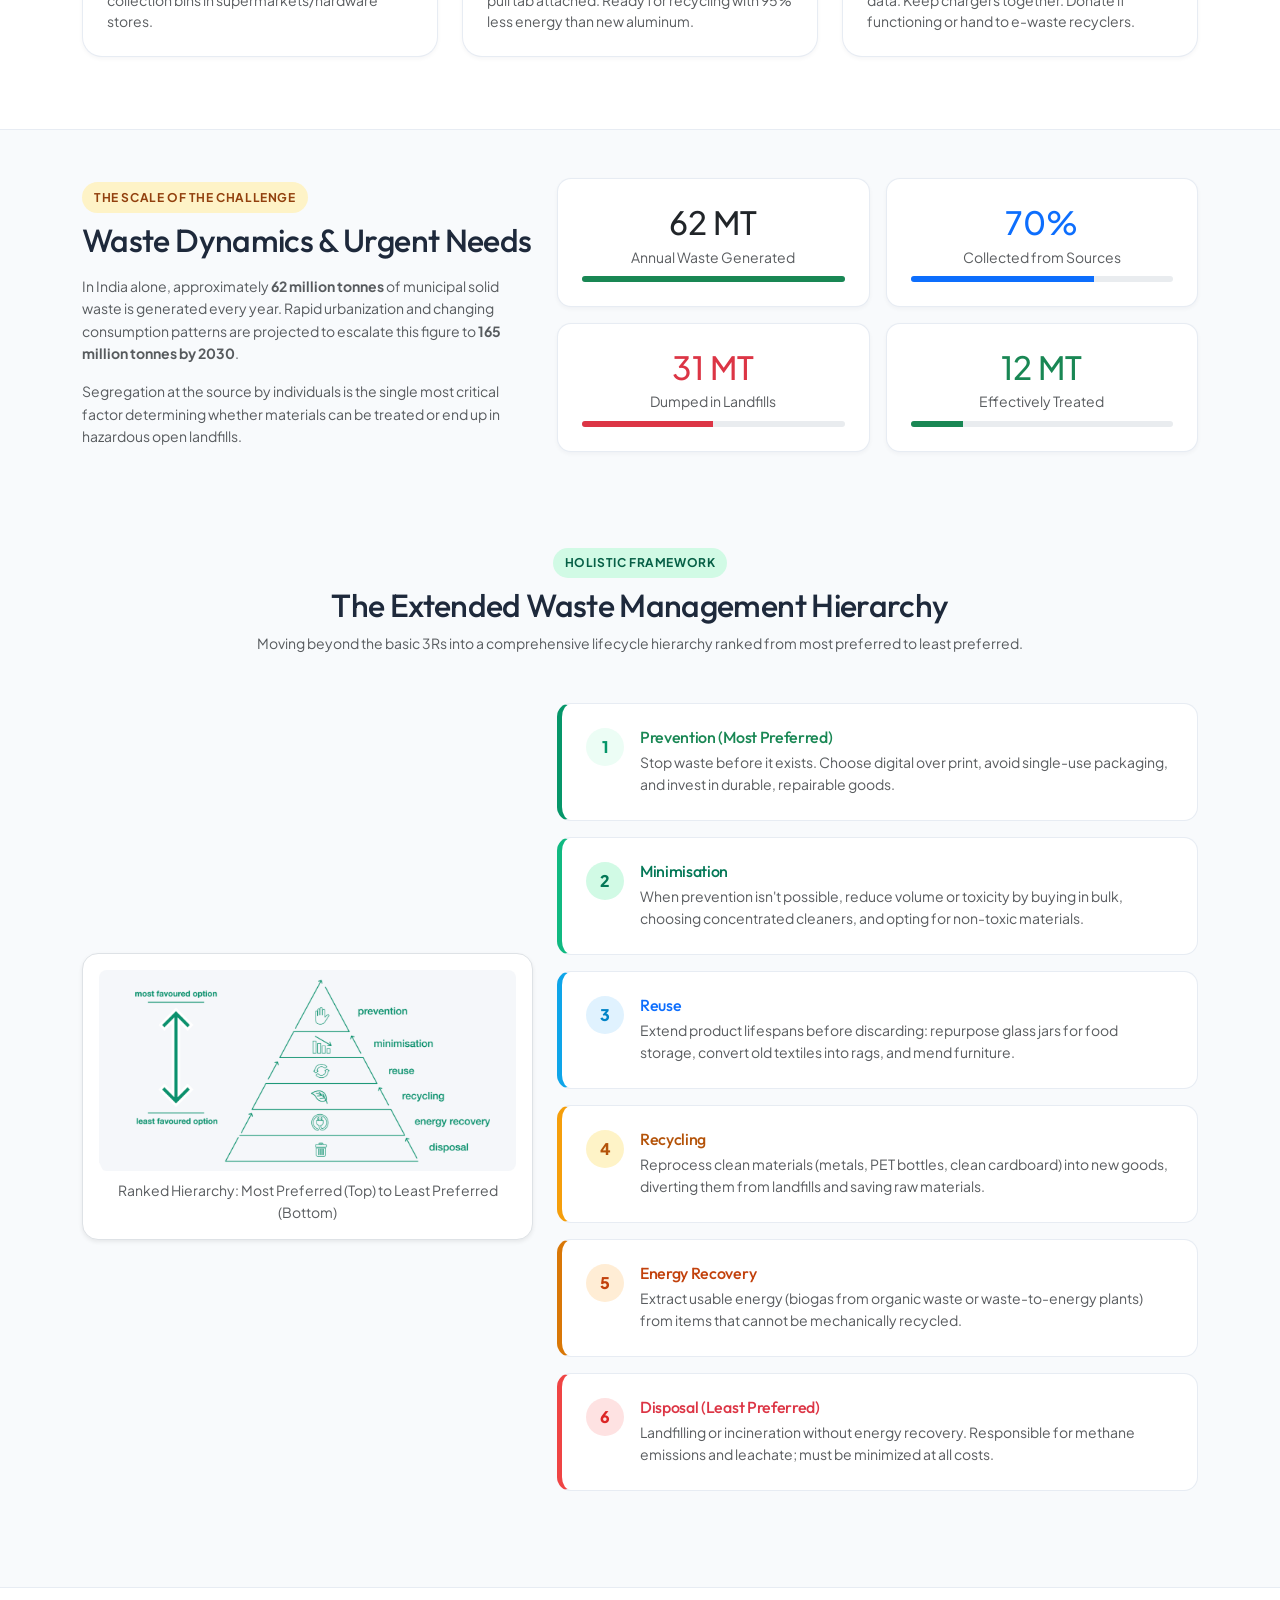
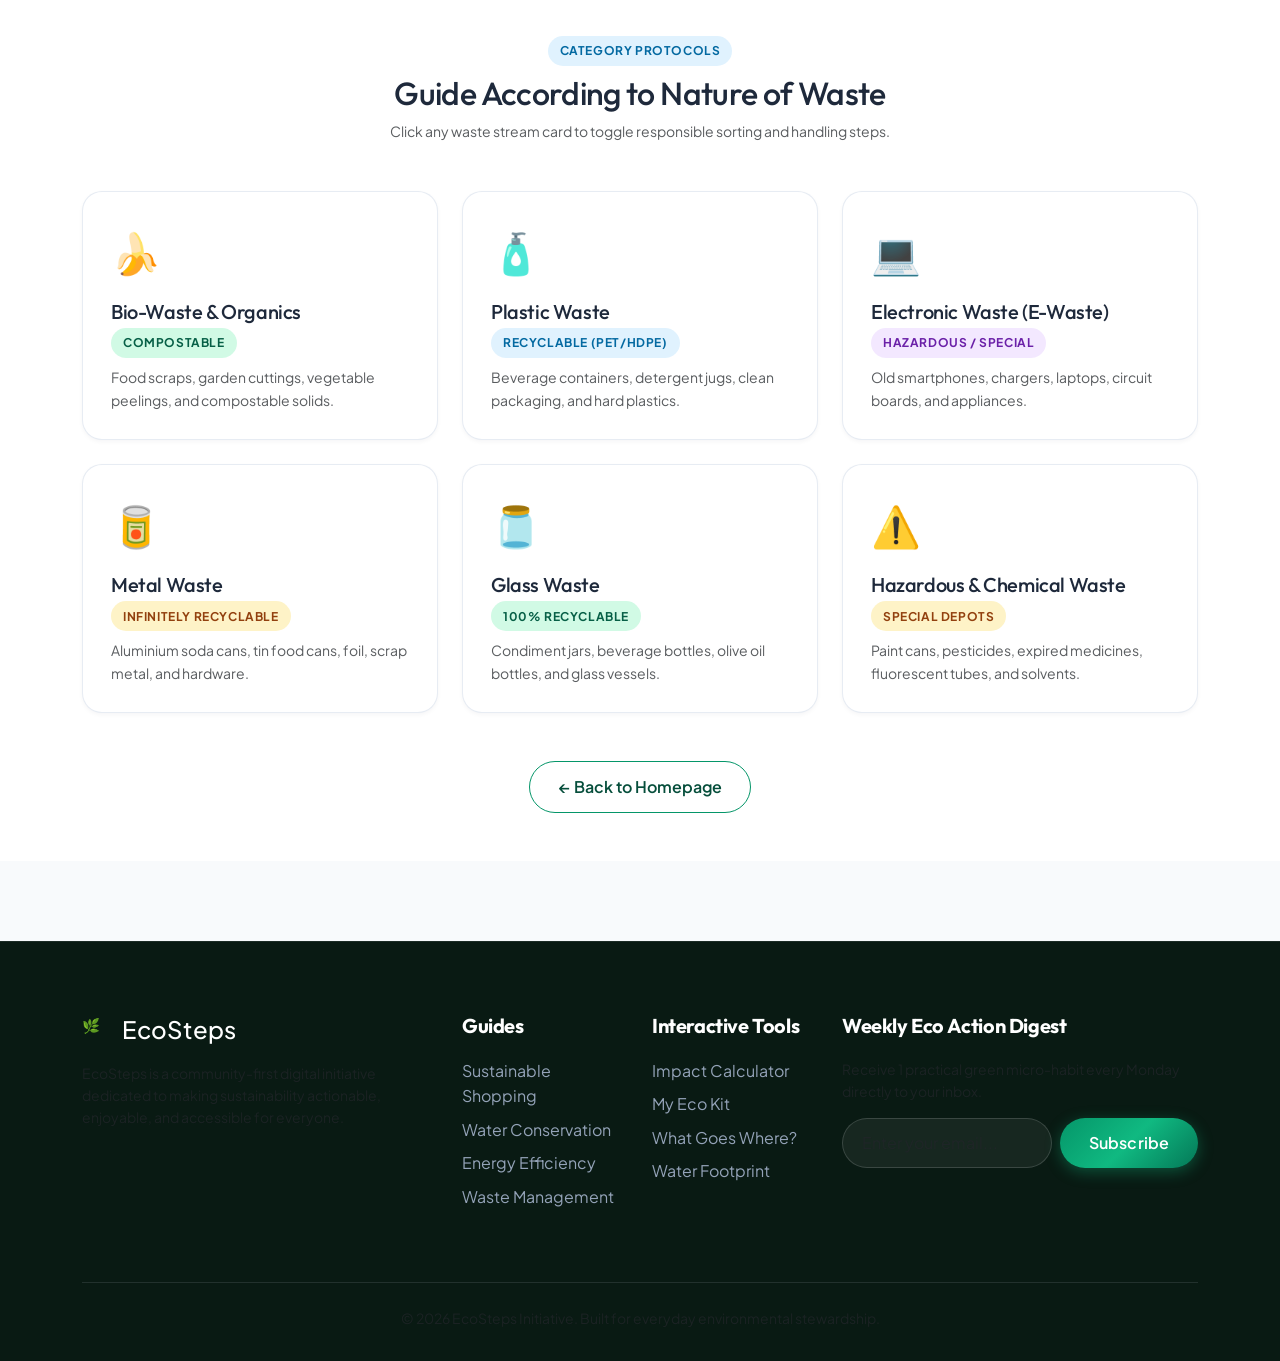
<file: waste/abhina_page4.html>
<!DOCTYPE html>
<html lang="en">
<head>
  <meta charset="UTF-8">
  <meta name="viewport" content="width=device-width, initial-scale=1.0">
  <title>Waste Management & Circular Solutions | EcoSteps</title>
  <meta name="description" content="Master the waste management hierarchy, safe e-waste and bio-waste handling, and use the interactive 'What Goes Where?' sorting engine.">

  <!-- Stylesheets -->
  <link href="https://cdn.jsdelivr.net/npm/bootstrap@5.3.0/dist/css/bootstrap.min.css" rel="stylesheet" />
  <link rel="stylesheet" href="../css/main.css">
  <link rel="stylesheet" href="page4.css">
  <link rel="icon" type="image/png" href="../image/echosteps.png">
</head>
<body>

  <!-- Top Sticky Navigation -->
  <nav class="navbar navbar-expand-lg eco-navbar">
    <div class="container">
      <a class="navbar-brand" href="../EcoSteps.html">
        <span class="brand-badge">🌿</span>
        <span>EcoSteps</span>
      </a>
      <div class="d-flex align-items-center d-lg-none gap-2">
        <div class="nav-streak-pill">🔥 <span>3 Day Streak</span></div>
        <button class="navbar-toggler border-0" type="button" data-bs-toggle="collapse" data-bs-target="#navbarNav"
          aria-controls="navbarNav" aria-expanded="false" aria-label="Toggle navigation">
          <span class="navbar-toggler-icon"></span>
        </button>
      </div>
      <div class="collapse navbar-collapse" id="navbarNav">
        <ul class="navbar-nav ms-auto align-items-lg-center gap-lg-2">
          <li class="nav-item"><a class="nav-link" href="../EcoSteps.html">Home</a></li>
          <li class="nav-item"><a class="nav-link" href="../shopping.html">Shopping</a></li>
          <li class="nav-item"><a class="nav-link" href="../water.html">Water</a></li>
          <li class="nav-item"><a class="nav-link" href="../energy.html">Energy</a></li>
          <li class="nav-item active"><a class="nav-link" href="abhina_page4.html">Waste</a></li>
        </ul>
        <div class="ms-lg-3 d-none d-lg-block">
          <div class="nav-streak-pill" title="Daily Sustainability Streak">🔥 <span>3 Day Streak</span></div>
        </div>
      </div>
    </div>
  </nav>

  <!-- Hero Header with Banner Card -->
  <header class="page-hero text-center position-relative">
    <div class="container position-relative" style="z-index: 2;">
      <span class="badge-eco badge-eco-purple mb-3">♻️ Circular Lifecycle</span>
      <h1 class="display-5 font-weight-bold mb-3">Waste Management & Recycling</h1>
      <p class="lead mb-4">
        Transitioning from a linear "take-make-dispose" mindset into a closed-loop circular economy where waste is transformed into valuable resources.
      </p>

      <!-- Top Visual Banner Card -->
      <div class="waste-hero-img-wrap mb-4">
        <img src="page4_images/top_pic.png" alt="Waste Management and Circular Economy" class="img-fluid">
        <div class="waste-hero-overlay text-start">
          <span class="badge-eco badge-eco-green mb-2">Cradle-to-Grave Stewardship</span>
          <h2 class="h3 font-weight-bold text-white mb-1">Rethinking Rubbish as a Valuable Resource</h2>
          <p class="small text-white-50 mb-0 d-none d-md-block">
            Managing waste effectively prevents soil contamination, cuts greenhouse gas emissions, and preserves pristine ecosystems.
          </p>
        </div>
      </div>
    </div>
  </header>

  <!-- Interactive "What Goes Where?" Sorter Engine Section -->
  <section class="py-5" style="background: white; border-top: 1px solid var(--border-light); border-bottom: 1px solid var(--border-light);">
    <div class="container">
      <div class="text-center max-w-700 mx-auto mb-4">
        <span class="badge-eco badge-eco-green mb-2">Interactive Smart Sorter</span>
        <h2 class="h2 font-weight-bold">"What Goes Where?" Quick Lookup</h2>
        <p class="text-muted small">Not sure how to dispose of an item? Type any household object below to reveal its exact bin, prep steps, and recyclability score.</p>
      </div>

      <!-- Search Input -->
      <div class="search-filter-wrapper mb-4">
        <span class="search-icon">🔍</span>
        <input type="text" id="wasteSearchInput" placeholder="Try typing 'battery', 'pizza box', 'bottle', 'coffee'...">
      </div>

      <!-- Live Search Results Grid -->
      <div class="row" id="wasteSearchResults">
        <!-- Rendered dynamically by js/waste-sorter.js -->
      </div>
    </div>
  </section>

  <!-- National & Global Statistics Section -->
  <section class="py-5" style="background: #f8fafc;">
    <div class="container">
      <div class="row align-items-center g-4">
        <div class="col-lg-5">
          <span class="badge-eco badge-eco-amber mb-2">The Scale of the Challenge</span>
          <h2 class="h2 font-weight-bold mb-3">Waste Dynamics & Urgent Needs</h2>
          <p class="text-muted small mb-3">
            In India alone, approximately <strong>62 million tonnes</strong> of municipal solid waste is generated every year. Rapid urbanization and changing consumption patterns are projected to escalate this figure to <strong>165 million tonnes by 2030</strong>.
          </p>
          <p class="text-muted small mb-0">
            Segregation at the source by individuals is the single most critical factor determining whether materials can be treated or end up in hazardous open landfills.
          </p>
        </div>
        <div class="col-lg-7">
          <div class="row g-3">
            <div class="col-6">
              <div class="stat-pill-box">
                <div class="h2 font-weight-bold text-dark mb-1">62 MT</div>
                <div class="small text-muted font-weight-bold">Annual Waste Generated</div>
                <div class="progress mt-2" style="height: 6px;">
                  <div class="progress-bar bg-success" style="width: 100%;"></div>
                </div>
              </div>
            </div>
            <div class="col-6">
              <div class="stat-pill-box">
                <div class="h2 font-weight-bold text-primary mb-1">70%</div>
                <div class="small text-muted font-weight-bold">Collected from Sources</div>
                <div class="progress mt-2" style="height: 6px;">
                  <div class="progress-bar bg-primary" style="width: 70%;"></div>
                </div>
              </div>
            </div>
            <div class="col-6">
              <div class="stat-pill-box">
                <div class="h2 font-weight-bold text-danger mb-1">31 MT</div>
                <div class="small text-muted font-weight-bold">Dumped in Landfills</div>
                <div class="progress mt-2" style="height: 6px;">
                  <div class="progress-bar bg-danger" style="width: 50%;"></div>
                </div>
              </div>
            </div>
            <div class="col-6">
              <div class="stat-pill-box">
                <div class="h2 font-weight-bold text-success mb-1">12 MT</div>
                <div class="small text-muted font-weight-bold">Effectively Treated</div>
                <div class="progress mt-2" style="height: 6px;">
                  <div class="progress-bar bg-success" style="width: 20%;"></div>
                </div>
              </div>
            </div>
          </div>
        </div>
      </div>
    </div>
  </section>

  <!-- The 6-Stage Waste Hierarchy Section -->
  <section class="py-5">
    <div class="container">
      <div class="text-center max-w-700 mx-auto mb-5">
        <span class="badge-eco badge-eco-green mb-2">Holistic Framework</span>
        <h2 class="h2 font-weight-bold">The Extended Waste Management Hierarchy</h2>
        <p class="text-muted small">Moving beyond the basic 3Rs into a comprehensive lifecycle hierarchy ranked from most preferred to least preferred.</p>
      </div>

      <div class="row g-4 align-items-center mb-5">
        <div class="col-lg-5 text-center">
          <div class="p-3 bg-white rounded-4 shadow-sm border">
            <img src="page4_images/approach.png" alt="Waste Hierarchy Pyramid" class="img-fluid rounded-3" style="max-height: 360px; object-fit: contain;">
            <div class="small text-muted mt-2">Ranked Hierarchy: Most Preferred (Top) to Least Preferred (Bottom)</div>
          </div>
        </div>

        <div class="col-lg-7">
          <div class="d-flex flex-column gap-3">
            <!-- 1. Prevention -->
            <div class="hierarchy-step-card hierarchy-step-1">
              <div class="d-flex align-items-start gap-3">
                <div class="hierarchy-badge" style="background: #ecfdf5; color: #059669;">1</div>
                <div>
                  <h4 class="h6 font-weight-bold mb-1 text-success">Prevention (Most Preferred)</h4>
                  <p class="small text-muted mb-0">
                    Stop waste before it exists. Choose digital over print, avoid single-use packaging, and invest in durable, repairable goods.
                  </p>
                </div>
              </div>
            </div>

            <!-- 2. Minimisation -->
            <div class="hierarchy-step-card hierarchy-step-2">
              <div class="d-flex align-items-start gap-3">
                <div class="hierarchy-badge" style="background: #d1fae5; color: #047857;">2</div>
                <div>
                  <h4 class="h6 font-weight-bold mb-1" style="color: #047857;">Minimisation</h4>
                  <p class="small text-muted mb-0">
                    When prevention isn't possible, reduce volume or toxicity by buying in bulk, choosing concentrated cleaners, and opting for non-toxic materials.
                  </p>
                </div>
              </div>
            </div>

            <!-- 3. Reuse -->
            <div class="hierarchy-step-card hierarchy-step-3">
              <div class="d-flex align-items-start gap-3">
                <div class="hierarchy-badge" style="background: #e0f2fe; color: #0284c7;">3</div>
                <div>
                  <h4 class="h6 font-weight-bold mb-1 text-primary">Reuse</h4>
                  <p class="small text-muted mb-0">
                    Extend product lifespans before discarding: repurpose glass jars for food storage, convert old textiles into rags, and mend furniture.
                  </p>
                </div>
              </div>
            </div>

            <!-- 4. Recycling -->
            <div class="hierarchy-step-card hierarchy-step-4">
              <div class="d-flex align-items-start gap-3">
                <div class="hierarchy-badge" style="background: #fef3c7; color: #b45309;">4</div>
                <div>
                  <h4 class="h6 font-weight-bold mb-1" style="color: #b45309;">Recycling</h4>
                  <p class="small text-muted mb-0">
                    Reprocess clean materials (metals, PET bottles, clean cardboard) into new goods, diverting them from landfills and saving raw materials.
                  </p>
                </div>
              </div>
            </div>

            <!-- 5. Energy Recovery -->
            <div class="hierarchy-step-card hierarchy-step-5">
              <div class="d-flex align-items-start gap-3">
                <div class="hierarchy-badge" style="background: #ffedd5; color: #c2410c;">5</div>
                <div>
                  <h4 class="h6 font-weight-bold mb-1" style="color: #c2410c;">Energy Recovery</h4>
                  <p class="small text-muted mb-0">
                    Extract usable energy (biogas from organic waste or waste-to-energy plants) from items that cannot be mechanically recycled.
                  </p>
                </div>
              </div>
            </div>

            <!-- 6. Disposal -->
            <div class="hierarchy-step-card hierarchy-step-6">
              <div class="d-flex align-items-start gap-3">
                <div class="hierarchy-badge" style="background: #fee2e2; color: #dc2626;">6</div>
                <div>
                  <h4 class="h6 font-weight-bold mb-1 text-danger">Disposal (Least Preferred)</h4>
                  <p class="small text-muted mb-0">
                    Landfilling or incineration without energy recovery. Responsible for methane emissions and leachate; must be minimized at all costs.
                  </p>
                </div>
              </div>
            </div>
          </div>
        </div>
      </div>
    </div>
  </section>

  <!-- Guide According to the Nature of Waste Section -->
  <section class="py-5" style="background: white; border-top: 1px solid var(--border-light);">
    <div class="container">
      <div class="text-center max-w-700 mx-auto mb-5">
        <span class="badge-eco badge-eco-blue mb-2">Category Protocols</span>
        <h2 class="h2 font-weight-bold">Guide According to Nature of Waste</h2>
        <p class="text-muted small">Click any waste stream card to toggle responsible sorting and handling steps.</p>
      </div>

      <div class="row g-4">
        <!-- 1. Bio-Waste -->
        <div class="col-md-6 col-lg-4">
          <div class="waste-box-card" onclick="toggleWasteCard(this)">
            <div class="waste-icon">🍌</div>
            <h4 class="h5 font-weight-bold mb-1">Bio-Waste & Organics</h4>
            <span class="badge-eco badge-eco-green align-self-start mb-2">Compostable</span>
            <p class="text-muted small mb-0">Food scraps, garden cuttings, vegetable peelings, and compostable solids.</p>
            <div class="steps">
              <ul class="ps-3 mb-0">
                <li class="mb-1">Separate food and garden waste from all plastic or general trash.</li>
                <li class="mb-1">Use aerated compost bins or bokashi systems for rapid decomposition.</li>
                <li class="mb-1">Never mix with plastic bags, stickers, or metal twist-ties.</li>
                <li>Use mature compost as organic fertilizer for gardens and houseplants.</li>
              </ul>
            </div>
          </div>
        </div>

        <!-- 2. Plastic Waste -->
        <div class="col-md-6 col-lg-4">
          <div class="waste-box-card" onclick="toggleWasteCard(this)">
            <div class="waste-icon">🧴</div>
            <h4 class="h5 font-weight-bold mb-1">Plastic Waste</h4>
            <span class="badge-eco badge-eco-blue align-self-start mb-2">Recyclable (PET/HDPE)</span>
            <p class="text-muted small mb-0">Beverage containers, detergent jugs, clean packaging, and hard plastics.</p>
            <div class="steps">
              <ul class="ps-3 mb-0">
                <li class="mb-1">Rinse out remaining residues and allow items to dry.</li>
                <li class="mb-1">Check resin codes: Type 1 (PET) & Type 2 (HDPE) have the highest recycling value.</li>
                <li class="mb-1">Avoid single-use checkout bags and unrecyclable multi-layer pouches.</li>
                <li>Drop off rigid plastics in curbside dry recycling bins.</li>
              </ul>
            </div>
          </div>
        </div>

        <!-- 3. E-Waste -->
        <div class="col-md-6 col-lg-4">
          <div class="waste-box-card" onclick="toggleWasteCard(this)">
            <div class="waste-icon">💻</div>
            <h4 class="h5 font-weight-bold mb-1">Electronic Waste (E-Waste)</h4>
            <span class="badge-eco badge-eco-purple align-self-start mb-2">Hazardous / Special</span>
            <p class="text-muted small mb-0">Old smartphones, chargers, laptops, circuit boards, and appliances.</p>
            <div class="steps">
              <ul class="ps-3 mb-0">
                <li class="mb-1">Never throw e-waste or batteries into regular household garbage.</li>
                <li class="mb-1">Factory-reset devices and wipe personal data prior to drop-off.</li>
                <li class="mb-1">Explore repair, refurbished trade-in, or donation before recycling.</li>
                <li>Hand over only to authorized, certified e-waste collection centers.</li>
              </ul>
            </div>
          </div>
        </div>

        <!-- 4. Metal Waste -->
        <div class="col-md-6 col-lg-4">
          <div class="waste-box-card" onclick="toggleWasteCard(this)">
            <div class="waste-icon">🥫</div>
            <h4 class="h5 font-weight-bold mb-1">Metal Waste</h4>
            <span class="badge-eco badge-eco-amber align-self-start mb-2">Infinitely Recyclable</span>
            <p class="text-muted small mb-0">Aluminium soda cans, tin food cans, foil, scrap metal, and hardware.</p>
            <div class="steps">
              <ul class="ps-3 mb-0">
                <li class="mb-1">Rinse food residue from soup cans and beverage tins.</li>
                <li class="mb-1">Leave pull-tabs attached to aluminium cans to prevent littering.</li>
                <li class="mb-1">Separate ferrous (magnetic) from non-ferrous metals if required locally.</li>
                <li>Drop off at dry recycling or take larger scrap to local buyback yards.</li>
              </ul>
            </div>
          </div>
        </div>

        <!-- 5. Glass Waste -->
        <div class="col-md-6 col-lg-4">
          <div class="waste-box-card" onclick="toggleWasteCard(this)">
            <div class="waste-icon">🫙</div>
            <h4 class="h5 font-weight-bold mb-1">Glass Waste</h4>
            <span class="badge-eco badge-eco-green align-self-start mb-2">100% Recyclable</span>
            <p class="text-muted small mb-0">Condiment jars, beverage bottles, olive oil bottles, and glass vessels.</p>
            <div class="steps">
              <ul class="ps-3 mb-0">
                <li class="mb-1">Rinse clean to eliminate odor and insect attraction.</li>
                <li class="mb-1">Remove metal lids and recycle them in the metal bin.</li>
                <li class="mb-1">Never mix window panes, mirrors, pyrex, or ceramics with bottle glass.</li>
                <li>Place intact jars into color-segregated or designated glass collection bins.</li>
              </ul>
            </div>
          </div>
        </div>

        <!-- 6. Hazardous & Sanitary -->
        <div class="col-md-6 col-lg-4">
          <div class="waste-box-card" onclick="toggleWasteCard(this)">
            <div class="waste-icon">⚠️</div>
            <h4 class="h5 font-weight-bold mb-1">Hazardous & Chemical Waste</h4>
            <span class="badge-eco badge-eco-amber align-self-start mb-2">Special Depots</span>
            <p class="text-muted small mb-0">Paint cans, pesticides, expired medicines, fluorescent tubes, and solvents.</p>
            <div class="steps">
              <ul class="ps-3 mb-0">
                <li class="mb-1">Never pour toxic chemicals, paint, or used motor oil down household drains.</li>
                <li class="mb-1">Keep chemicals in original labeled containers to prevent dangerous reactions.</li>
                <li class="mb-1">Return expired prescription medicines to authorized pharmacy drop-boxes.</li>
                <li>Deliver paints and solvents to designated municipal hazardous waste drives.</li>
              </ul>
            </div>
          </div>
        </div>
      </div>

      <div class="text-center mt-5">
        <a href="../EcoSteps.html" class="btn-eco-outline">
          ← Back to Homepage
        </a>
      </div>
    </div>
  </section>

  <!-- Global Footer -->
  <footer class="eco-footer">
    <div class="container">
      <div class="row g-4 mb-5">
        <div class="col-lg-4">
          <div class="d-flex align-items-center gap-2 mb-3">
            <span class="brand-badge" style="width: 32px; height: 32px; font-size: 0.9rem;">🌿</span>
            <span class="h4 text-white font-weight-bold mb-0">EcoSteps</span>
          </div>
          <p class="text-muted small pe-lg-4">
            EcoSteps is a community-first digital initiative dedicated to making sustainability actionable, enjoyable, and accessible for everyone.
          </p>
        </div>
        <div class="col-6 col-md-3 col-lg-2">
          <h5>Guides</h5>
          <ul class="list-unstyled">
            <li><a href="../shopping.html">Sustainable Shopping</a></li>
            <li><a href="../water.html">Water Conservation</a></li>
            <li><a href="../energy.html">Energy Efficiency</a></li>
            <li><a href="abhina_page4.html">Waste Management</a></li>
          </ul>
        </div>
        <div class="col-6 col-md-3 col-lg-2">
          <h5>Interactive Tools</h5>
          <ul class="list-unstyled">
            <li><a href="../EcoSteps.html#impact-calculator">Impact Calculator</a></li>
            <li><a href="../shopping.html">My Eco Kit</a></li>
            <li><a href="#wasteSearchInput">What Goes Where?</a></li>
            <li><a href="../water.html">Water Footprint</a></li>
          </ul>
        </div>
        <div class="col-md-6 col-lg-4">
          <h5>Weekly Eco Action Digest</h5>
          <p class="text-muted small">Receive 1 practical green micro-habit every Monday directly to your inbox.</p>
          <form class="newsletter-form d-flex gap-2">
            <input type="email" class="form-control footer-newsletter-input" placeholder="Enter your email..." required>
            <button type="submit" class="btn-eco-primary btn-sm">Subscribe</button>
          </form>
        </div>
      </div>
      <div class="pt-4 border-top border-secondary border-opacity-25 text-center text-muted small">
        <p class="mb-0">© 2026 EcoSteps Initiative. Built for everyday environmental stewardship.</p>
      </div>
    </div>
  </footer>

  <!-- Scripts -->
  <script src="https://cdn.jsdelivr.net/npm/bootstrap@5.3.0/dist/js/bootstrap.bundle.min.js"></script>
  <script src="../js/main.js"></script>
  <script src="../js/waste-sorter.js"></script>
  <script>
    function toggleWasteCard(card) {
      card.classList.toggle('open');
    }
  </script>
</body>
</html>
</file>
<file: css/main.css>
@import url('https://fonts.googleapis.com/css2?family=Outfit:wght@400;500;600;700;800&family=Plus+Jakarta+Sans:wght@300;400;500;600;700&display=swap');

:root {
  --primary: #059669;
  --primary-dark: #064e3b;
  --primary-light: #34d399;
  --primary-gradient: linear-gradient(135deg, #059669 0%, #10b981 50%, #047857 100%);
  --secondary-gradient: linear-gradient(135deg, #0284c7 0%, #06b6d4 100%);
  --amber-gradient: linear-gradient(135deg, #d97706 0%, #f59e0b 100%);
  
  --emerald-50: #ecfdf5;
  --emerald-100: #d1fae5;
  --emerald-200: #a7f3d0;
  --emerald-600: #059669;
  --emerald-700: #047857;
  --emerald-900: #064e3b;

  --accent-cyan: #0891b2;
  --accent-amber: #f59e0b;
  --accent-sky: #0284c7;

  --bg-main: #f8fafc;
  --bg-card: #ffffff;
  --bg-dark: #0f172a;
  
  --text-main: #1e293b;
  --text-muted: #64748b;
  --text-light: #94a3b8;

  --border-light: rgba(226, 232, 240, 0.8);
  --glass-bg: rgba(255, 255, 255, 0.82);
  --glass-border: rgba(255, 255, 255, 0.6);
  --glass-shadow: 0 8px 32px 0 rgba(16, 185, 129, 0.08);

  --shadow-sm: 0 2px 4px rgba(15, 23, 42, 0.04);
  --shadow-md: 0 6px 20px -2px rgba(15, 23, 42, 0.08);
  --shadow-lg: 0 14px 34px -4px rgba(15, 23, 42, 0.12);
  --shadow-glow: 0 0 25px rgba(16, 185, 129, 0.25);

  --radius-sm: 8px;
  --radius-md: 14px;
  --radius-lg: 20px;
  --radius-full: 9999px;

  --transition: all 0.25s cubic-bezier(0.4, 0, 0.2, 1);
}

* {
  box-sizing: border-box;
}

body {
  font-family: 'Plus Jakarta Sans', -apple-system, BlinkMacSystemFont, 'Segoe UI', Roboto, sans-serif;
  background-color: var(--bg-main);
  color: var(--text-main);
  margin: 0;
  padding: 0;
  line-height: 1.6;
  overflow-x: hidden;
  -webkit-font-smoothing: antialiased;
}

h1, h2, h3, h4, h5, h6, .display-font {
  font-family: 'Outfit', sans-serif;
  color: #0f172a;
  font-weight: 700;
  letter-spacing: -0.02em;
}

/* ==========================================================================
   NAVIGATION BAR
   ========================================================================== */
.eco-navbar {
  background: rgba(255, 255, 255, 0.95) !important;
  backdrop-filter: blur(14px);
  -webkit-backdrop-filter: blur(14px);
  border-bottom: 1px solid rgba(16, 185, 129, 0.15);
  box-shadow: 0 4px 20px rgba(0, 0, 0, 0.04);
  padding: 0.85rem 1.5rem;
  position: sticky;
  top: 0;
  z-index: 1050;
  transition: var(--transition);
}

.eco-navbar .navbar-brand {
  font-family: 'Outfit', sans-serif;
  font-weight: 800;
  font-size: 1.5rem;
  color: var(--primary-dark) !important;
  display: inline-flex;
  align-items: center;
  gap: 0.5rem;
}

.eco-navbar .brand-badge {
  display: inline-flex;
  align-items: center;
  justify-content: center;
  width: 38px;
  height: 38px;
  border-radius: 10px;
  background: linear-gradient(135deg, #10b981 0%, #047857 100%);
  color: white;
  box-shadow: 0 4px 10px rgba(16, 185, 129, 0.35);
}

.eco-navbar .nav-link {
  font-weight: 600;
  color: var(--text-main) !important;
  padding: 0.5rem 1.1rem !important;
  border-radius: var(--radius-full);
  transition: var(--transition);
  font-size: 0.95rem;
}

.eco-navbar .nav-link:hover {
  color: var(--primary) !important;
  background-color: var(--emerald-50);
  transform: translateY(-1px);
}

.eco-navbar .nav-item.active .nav-link,
.eco-navbar .nav-link.active {
  color: #ffffff !important;
  background: var(--primary-gradient);
  box-shadow: 0 4px 12px rgba(16, 185, 129, 0.3);
}

.nav-streak-pill {
  display: inline-flex;
  align-items: center;
  gap: 0.4rem;
  padding: 0.35rem 0.85rem;
  background: #fef3c7;
  color: #92400e;
  border-radius: var(--radius-full);
  font-size: 0.85rem;
  font-weight: 700;
  border: 1px solid #fde68a;
  cursor: pointer;
  transition: var(--transition);
}

.nav-streak-pill:hover {
  transform: scale(1.05);
}

/* ==========================================================================
   BUTTONS & BADGES
   ========================================================================== */
.btn-eco-primary {
  background: var(--primary-gradient);
  color: white !important;
  border: none;
  border-radius: var(--radius-full);
  padding: 0.75rem 1.8rem;
  font-weight: 600;
  letter-spacing: 0.01em;
  box-shadow: 0 4px 15px rgba(16, 185, 129, 0.35);
  transition: var(--transition);
  display: inline-flex;
  align-items: center;
  gap: 0.5rem;
  text-decoration: none;
}

.btn-eco-primary:hover {
  transform: translateY(-2px);
  box-shadow: 0 8px 24px rgba(16, 185, 129, 0.45);
}

.btn-eco-outline {
  background: white;
  color: var(--primary-dark) !important;
  border: 1.5px solid var(--primary);
  border-radius: var(--radius-full);
  padding: 0.75rem 1.8rem;
  font-weight: 600;
  transition: var(--transition);
  display: inline-flex;
  align-items: center;
  gap: 0.5rem;
  text-decoration: none;
}

.btn-eco-outline:hover {
  background: var(--emerald-50);
  border-color: var(--primary-dark);
  transform: translateY(-2px);
  box-shadow: 0 4px 15px rgba(0, 0, 0, 0.06);
}

.badge-eco {
  font-size: 0.75rem;
  font-weight: 700;
  text-transform: uppercase;
  letter-spacing: 0.05em;
  padding: 0.35rem 0.75rem;
  border-radius: var(--radius-full);
  display: inline-flex;
  align-items: center;
  gap: 0.35rem;
}

.badge-eco-green {
  background-color: #d1fae5;
  color: #065f46;
}

.badge-eco-blue {
  background-color: #e0f2fe;
  color: #0369a1;
}

.badge-eco-amber {
  background-color: #fef3c7;
  color: #92400e;
}

.badge-eco-purple {
  background-color: #f3e8ff;
  color: #6b21a8;
}

/* ==========================================================================
   CARDS & CONTAINERS
   ========================================================================== */
.eco-card {
  background: var(--bg-card);
  border: 1px solid var(--border-light);
  border-radius: var(--radius-lg);
  box-shadow: var(--shadow-sm);
  transition: var(--transition);
  overflow: hidden;
  height: 100%;
  display: flex;
  flex-direction: column;
}

.eco-card:hover {
  transform: translateY(-6px);
  box-shadow: var(--shadow-lg);
  border-color: rgba(16, 185, 129, 0.35);
}

.glass-panel {
  background: var(--glass-bg);
  backdrop-filter: blur(16px);
  -webkit-backdrop-filter: blur(16px);
  border: 1px solid var(--glass-border);
  box-shadow: var(--glass-shadow);
  border-radius: var(--radius-lg);
}

/* ==========================================================================
   HERO SECTIONS
   ========================================================================== */
.page-hero {
  position: relative;
  padding: 4.5rem 1rem 3.5rem;
  background: linear-gradient(180deg, #ecfdf5 0%, #f8fafc 100%);
  overflow: hidden;
}

.page-hero::before {
  content: '';
  position: absolute;
  top: -120px;
  right: -80px;
  width: 400px;
  height: 400px;
  background: radial-gradient(circle, rgba(52, 211, 153, 0.25) 0%, transparent 70%);
  border-radius: 50%;
  pointer-events: none;
}

.page-hero::after {
  content: '';
  position: absolute;
  bottom: -60px;
  left: -60px;
  width: 320px;
  height: 320px;
  background: radial-gradient(circle, rgba(14, 165, 233, 0.15) 0%, transparent 70%);
  border-radius: 50%;
  pointer-events: none;
}

.page-hero h1 {
  font-size: 2.75rem;
  font-weight: 800;
  color: #0f172a;
  line-height: 1.15;
}

.page-hero .lead {
  font-size: 1.2rem;
  color: var(--text-muted);
  max-width: 680px;
  margin: 0 auto;
}

/* ==========================================================================
   SEARCH & FILTER BAR
   ========================================================================== */
.search-filter-wrapper {
  background: white;
  border-radius: var(--radius-full);
  padding: 0.5rem;
  box-shadow: var(--shadow-md);
  border: 1px solid var(--border-light);
  display: flex;
  align-items: center;
  max-width: 580px;
  margin: 0 auto 2rem;
  transition: var(--transition);
}

.search-filter-wrapper:focus-within {
  box-shadow: var(--shadow-glow);
  border-color: var(--primary);
}

.search-filter-wrapper input {
  border: none;
  outline: none;
  padding: 0.6rem 1.2rem;
  font-size: 1rem;
  flex: 1;
  background: transparent;
  color: var(--text-main);
}

.search-filter-wrapper .search-icon {
  color: var(--primary);
  margin-left: 1rem;
  font-size: 1.2rem;
}

.category-pills {
  display: flex;
  flex-wrap: wrap;
  gap: 0.5rem;
  justify-content: center;
  margin-bottom: 2.5rem;
}

.filter-pill {
  border: 1px solid var(--border-light);
  background: white;
  color: var(--text-muted);
  padding: 0.45rem 1.1rem;
  border-radius: var(--radius-full);
  font-size: 0.88rem;
  font-weight: 600;
  cursor: pointer;
  transition: var(--transition);
}

.filter-pill:hover {
  background: var(--emerald-50);
  color: var(--primary);
  border-color: var(--primary-light);
}

.filter-pill.active {
  background: var(--primary-gradient);
  color: white;
  border-color: transparent;
  box-shadow: 0 4px 12px rgba(16, 185, 129, 0.3);
}

/* ==========================================================================
   STAT COUNTER BAR
   ========================================================================== */
.impact-ticker-card {
  background: white;
  border-radius: var(--radius-lg);
  border: 1px solid var(--border-light);
  padding: 1.75rem 1.5rem;
  box-shadow: var(--shadow-sm);
  text-align: center;
  transition: var(--transition);
}

.impact-ticker-card:hover {
  transform: translateY(-4px);
  box-shadow: var(--shadow-md);
  border-color: var(--primary-light);
}

.ticker-icon {
  width: 52px;
  height: 52px;
  border-radius: 14px;
  display: inline-flex;
  align-items: center;
  justify-content: center;
  font-size: 1.5rem;
  margin-bottom: 1rem;
}

.ticker-value {
  font-family: 'Outfit', sans-serif;
  font-size: 2.1rem;
  font-weight: 800;
  color: #0f172a;
  line-height: 1;
  margin-bottom: 0.25rem;
}

.ticker-label {
  font-size: 0.88rem;
  font-weight: 600;
  color: var(--text-muted);
}

/* ==========================================================================
   INTERACTIVE CALCULATOR WIDGET
   ========================================================================== */
.calculator-box {
  background: white;
  border-radius: var(--radius-lg);
  box-shadow: var(--shadow-lg);
  border: 1px solid rgba(16, 185, 129, 0.2);
  padding: 2.5rem;
  position: relative;
  overflow: hidden;
}

.calc-slider-group {
  margin-bottom: 1.5rem;
}

.calc-slider-group label {
  display: flex;
  justify-content: space-between;
  font-weight: 600;
  margin-bottom: 0.5rem;
  color: #1e293b;
}

.calc-slider-group .slider-val {
  color: var(--primary);
  font-weight: 700;
}

.calc-slider-group input[type="range"] {
  width: 100%;
  accent-color: var(--primary);
  height: 8px;
  border-radius: var(--radius-full);
}

.calc-result-badge {
  background: linear-gradient(135deg, #064e3b 0%, #059669 100%);
  color: white;
  border-radius: var(--radius-md);
  padding: 1.75rem;
  text-align: center;
}

/* ==========================================================================
   FOOTER
   ========================================================================== */
.eco-footer {
  background: #091a13;
  color: #cbd5e1;
  padding: 4.5rem 0 2rem;
  margin-top: 5rem;
  border-top: 1px solid rgba(255, 255, 255, 0.08);
}

.eco-footer h5 {
  color: white;
  font-family: 'Outfit', sans-serif;
  font-weight: 700;
  margin-bottom: 1.25rem;
}

.eco-footer a {
  color: #94a3b8;
  text-decoration: none;
  transition: var(--transition);
  display: inline-block;
  margin-bottom: 0.5rem;
}

.eco-footer a:hover {
  color: #34d399;
  transform: translateX(3px);
}

.footer-newsletter-input {
  border-radius: var(--radius-full);
  border: 1px solid rgba(255, 255, 255, 0.15);
  background: rgba(255, 255, 255, 0.06);
  color: white;
  padding: 0.6rem 1.2rem;
}

.footer-newsletter-input:focus {
  background: rgba(255, 255, 255, 0.1);
  color: white;
  border-color: var(--primary-light);
  outline: none;
}

/* Scroll To Top Button */
#scrollTopBtn {
  position: fixed;
  bottom: 25px;
  right: 25px;
  width: 46px;
  height: 46px;
  border-radius: 50%;
  background: var(--primary-gradient);
  color: white;
  border: none;
  box-shadow: 0 4px 15px rgba(0, 0, 0, 0.2);
  display: flex;
  align-items: center;
  justify-content: center;
  font-size: 1.2rem;
  cursor: pointer;
  opacity: 0;
  visibility: hidden;
  transition: var(--transition);
  z-index: 1000;
}

#scrollTopBtn.show {
  opacity: 1;
  visibility: visible;
}

#scrollTopBtn:hover {
  transform: translateY(-4px);
  box-shadow: 0 8px 25px rgba(16, 185, 129, 0.5);
}

/* Toast styling */
.eco-toast {
  position: fixed;
  bottom: 30px;
  left: 50%;
  transform: translateX(-50%) translateY(100px);
  background: #0f172a;
  color: white;
  padding: 0.85rem 1.5rem;
  border-radius: var(--radius-full);
  box-shadow: 0 10px 30px rgba(0,0,0,0.3);
  display: flex;
  align-items: center;
  gap: 0.75rem;
  font-weight: 600;
  z-index: 9999;
  opacity: 0;
  transition: var(--transition);
  border: 1px solid rgba(52, 211, 153, 0.3);
}

.eco-toast.active {
  transform: translateX(-50%) translateY(0);
  opacity: 1;
}

@media (max-width: 768px) {
  .page-hero h1 {
    font-size: 2.1rem;
  }
  .page-hero {
    padding: 3rem 1rem 2rem;
  }
  .eco-navbar {
    padding: 0.65rem 1rem;
  }
}
</file>
<file: waste/page4.css>
/* Waste Management Hub Specific Enhancements */

.waste-hero-img-wrap {
  border-radius: var(--radius-lg);
  overflow: hidden;
  position: relative;
  box-shadow: var(--shadow-lg);
  max-height: 380px;
}

.waste-hero-img-wrap img {
  width: 100%;
  height: 380px;
  object-fit: cover;
  display: block;
}

.waste-hero-overlay {
  position: absolute;
  inset: 0;
  background: linear-gradient(180deg, rgba(15, 23, 42, 0.2) 0%, rgba(6, 78, 59, 0.85) 100%);
  display: flex;
  flex-direction: column;
  justify-content: flex-end;
  padding: 2.5rem;
  color: white;
}

.hierarchy-step-card {
  background: white;
  border-radius: var(--radius-md);
  border: 1px solid var(--border-light);
  padding: 1.5rem;
  transition: var(--transition);
  position: relative;
}

.hierarchy-step-card:hover {
  transform: translateX(6px);
  box-shadow: var(--shadow-md);
}

.hierarchy-badge {
  width: 38px;
  height: 38px;
  border-radius: 50%;
  display: flex;
  align-items: center;
  justify-content: center;
  font-weight: 800;
  font-size: 1rem;
  flex-shrink: 0;
}

.hierarchy-step-1 { border-left: 5px solid #059669; }
.hierarchy-step-2 { border-left: 5px solid #10b981; }
.hierarchy-step-3 { border-left: 5px solid #0ea5e9; }
.hierarchy-step-4 { border-left: 5px solid #f59e0b; }
.hierarchy-step-5 { border-left: 5px solid #d97706; }
.hierarchy-step-6 { border-left: 5px solid #ef4444; }

.waste-box-card {
  background: white;
  border-radius: var(--radius-lg);
  border: 1px solid var(--border-light);
  box-shadow: var(--shadow-sm);
  padding: 1.75rem;
  transition: var(--transition);
  cursor: pointer;
  height: 100%;
  display: flex;
  flex-direction: column;
}

.waste-box-card:hover {
  transform: translateY(-5px);
  box-shadow: var(--shadow-md);
  border-color: var(--primary);
}

.waste-box-card .waste-icon {
  font-size: 2.5rem;
  margin-bottom: 1rem;
}

.waste-box-card .steps {
  display: none;
  margin-top: 1rem;
  padding-top: 1rem;
  border-top: 1px solid var(--border-light);
  font-size: 0.88rem;
  color: var(--text-muted);
}

.waste-box-card.open .steps {
  display: block;
}

.stat-pill-box {
  background: white;
  border: 1px solid var(--border-light);
  border-radius: var(--radius-md);
  padding: 1.5rem;
  text-align: center;
  box-shadow: var(--shadow-sm);
}
</file>
